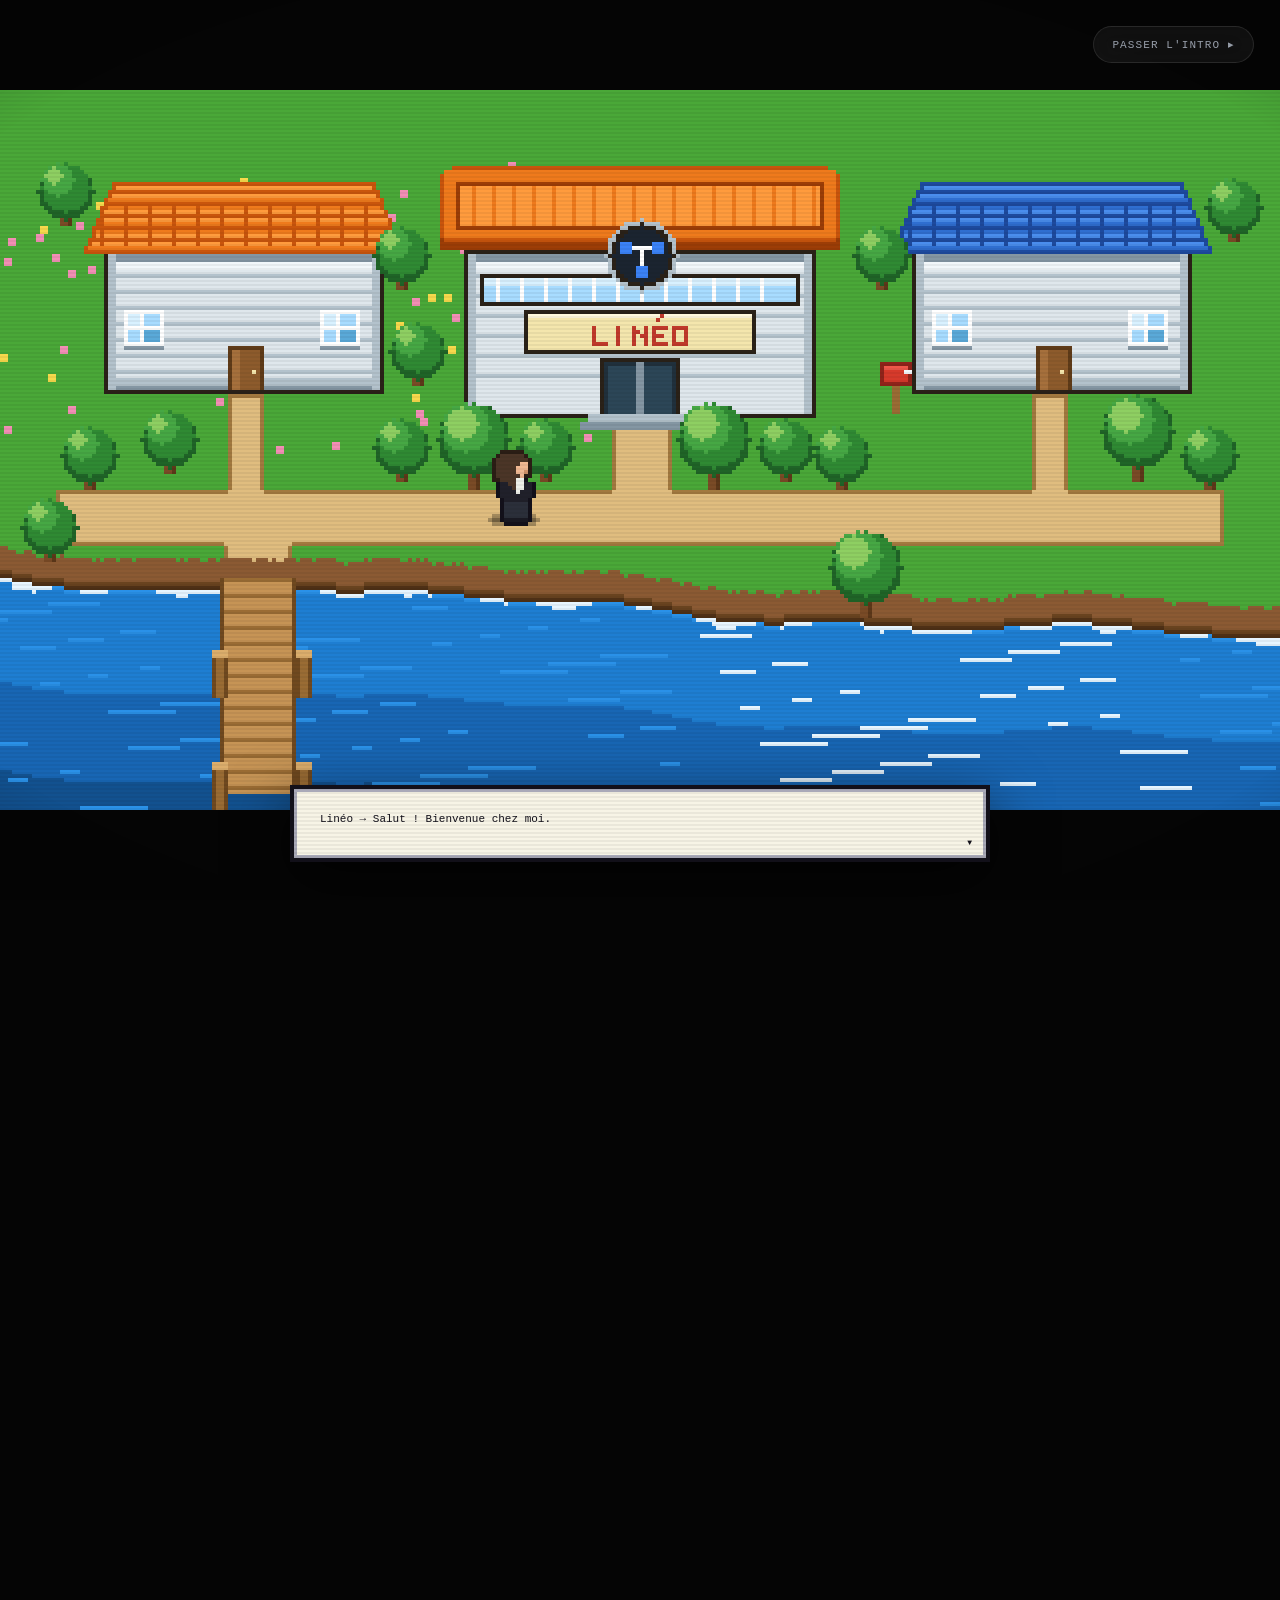
<file: index.html>
<!DOCTYPE html>
<html lang="fr">
<head>
<meta charset="utf-8">
<meta name="viewport" content="width=device-width, initial-scale=1">
<meta http-equiv="Content-Security-Policy" content="default-src 'none'; script-src 'self'; style-src 'self' 'unsafe-inline' https://fonts.googleapis.com; font-src https://fonts.gstatic.com; img-src 'self'; frame-src 'self'; connect-src 'none'; manifest-src 'self'; base-uri 'none'; form-action 'none'; object-src 'none'; upgrade-insecure-requests">
<title>Linéo Biribin · Ingénieur</title>
<meta name="description" content="Automatisation et IA appliquée, en low-code. Une centaine de workflows n8n en production : paie, DSN, DPAE, facturation, contrats, conformité. 51 workflows open source, 14 serveurs MCP.">
<meta name="author" content="Linéo Biribin">
<meta property="og:title" content="Linéo Biribin · Ingénieur automatisation &amp; agents IA">
<meta property="og:description" content="Je remplace chaque processus manuel par un flux auditable. n8n auto-hébergé, MCP, agents IA.">
<meta property="og:type" content="website">
<meta name="theme-color" content="#050505">
<link rel="icon" href="favicon.ico?v=2" sizes="32x32">
<link rel="icon" href="assets/favicon.svg?v=2" type="image/svg+xml">
<link rel="apple-touch-icon" href="assets/apple-touch-icon.png?v=2">
<link rel="canonical" href="https://biribin.github.io/">
<link rel="alternate" type="text/markdown" href="index.md" title="Version Markdown pour les assistants IA">
<link rel="sitemap" type="application/xml" href="sitemap.xml">
<link rel="preconnect" href="https://fonts.googleapis.com">
<link rel="preconnect" href="https://fonts.gstatic.com" crossorigin>
<link href="https://fonts.googleapis.com/css2?family=Space+Grotesk:wght@500;700&family=Inter:wght@300;400&family=Press+Start+2P&display=swap" rel="stylesheet">
<script src="assets/boot.js"></script>
<script src="assets/intro.js" defer></script>
<style>
/* ============================================================
   DESIGN SYSTEM
   ============================================================ */
:root{
  --bg:#050505;
  --bg-2:#0a0a0a;
  --fg:#ffffff;
  --muted:#9CA3AF;
  --dim:#7C8695;              /* 5,5:1 sur #050505 — WCAG AA sur du 12px */
  --blue:#3B82F6;
  --blue-cta:#2563EB;
  --purple:#9333EA;
  --green:#22C55E;
  --pink:#EC4899;

  --glass:rgba(255,255,255,.05);
  --glass-line:rgba(255,255,255,.10);
  --glass-line-hi:rgba(255,255,255,.22);

  --ease:cubic-bezier(.4,0,.2,1);
  --gut:64px;              /* premium gutter — never 12px */
  --gut-s:32px;

  --f-head:'Space Grotesk','Segoe UI',system-ui,sans-serif;
  --f-body:'Inter','Segoe UI',system-ui,sans-serif;
  --f-pixel:'Press Start 2P','Courier New',monospace;
  --f-mono:ui-monospace,SFMono-Regular,'Cascadia Mono','Courier New',monospace;
}

*,*::before,*::after{box-sizing:border-box}
html{scroll-behavior:smooth;scroll-padding-top:96px;-webkit-text-size-adjust:100%}
body{
  margin:0;background:var(--bg);color:var(--fg);
  font-family:var(--f-body);font-weight:300;font-size:16px;line-height:1.65;
  -webkit-font-smoothing:antialiased;overflow-x:hidden;
}
img{max-width:100%;display:block}
a{color:inherit;text-decoration:none}
ul{margin:0;padding:0;list-style:none}
h1,h2,h3,h4{font-family:var(--f-head);font-weight:700;letter-spacing:-.03em;margin:0}
p{margin:0}
::selection{background:var(--purple);color:#fff}
:focus-visible{outline:2px solid var(--blue);outline-offset:4px;border-radius:4px}

/* CRT scanlines ------------------------------------------------ */
.scanlines{
  position:fixed;inset:0;z-index:130;pointer-events:none;
  background:repeating-linear-gradient(
    to bottom,
    rgba(0,0,0,.5) 0px, rgba(0,0,0,.5) 2px,
    rgba(255,255,255,0) 2px, rgba(255,255,255,0) 4px
  );
  opacity:.28;mix-blend-mode:multiply;
}
.vignette{
  position:fixed;inset:0;z-index:89;pointer-events:none;
  background:radial-gradient(120% 90% at 50% 0%,transparent 58%,rgba(0,0,0,.38) 100%);
}

/* Iris wipe (page transition) ---------------------------------- */
.iris{
  position:fixed;inset:0;z-index:100;background:var(--bg);
  clip-path:circle(150% at 50% 50%);
  transition:clip-path .9s var(--ease);
  display:grid;place-items:center;
}
.iris.open{clip-path:circle(0% at 50% 50%)}
.iris[data-done]{display:none}
.iris__mark{
  font-family:var(--f-pixel);font-size:11px;color:var(--green);
  letter-spacing:.08em;opacity:.9;animation:blink 1.1s steps(2) infinite;
}
@keyframes blink{50%{opacity:.15}}

/* Layout ------------------------------------------------------- */
.wrap{max-width:1280px;margin:0 auto;padding:0 var(--gut)}
section{position:relative}
.sec{padding:calc(var(--gut) * 2.2) 0}
.sec-head{display:flex;align-items:flex-end;justify-content:space-between;gap:var(--gut-s);margin-bottom:var(--gut)}
.eyebrow{
  font-family:var(--f-pixel);font-size:10px;line-height:1.8;font-weight:400;color:var(--muted);
  text-transform:uppercase;letter-spacing:.06em;
  display:inline-flex;align-items:center;gap:12px;
}
.eyebrow::before{content:"";width:8px;height:8px;background:currentColor;flex:none}
.sec-title{font-size:clamp(2rem,4.2vw,3.25rem);line-height:1.02}
.sec-note{font-size:14px;color:var(--muted);max-width:34ch}
.grad{background:linear-gradient(100deg,var(--blue),var(--purple));-webkit-background-clip:text;background-clip:text;color:transparent}

/* Glow blobs --------------------------------------------------- */
.glow{position:absolute;border-radius:999px;filter:blur(120px);pointer-events:none;z-index:0}
.glow--blue{background:rgba(59,130,246,.22)}
.glow--purple{background:rgba(147,51,234,.20)}
.glow--green{background:rgba(34,197,94,.14)}

/* ============================================================
   NAVIGATION
   ============================================================ */
.nav{
  position:fixed;top:0;left:0;right:0;height:80px;z-index:80;
  background:rgba(5,5,5,.8);backdrop-filter:blur(12px);-webkit-backdrop-filter:blur(12px);
  border-bottom:1px solid transparent;transition:border-color .4s var(--ease),background .4s var(--ease);
}
.nav.is-stuck{border-bottom-color:var(--glass-line)}
.nav__in{max-width:1280px;margin:0 auto;padding:0 var(--gut);height:100%;display:flex;align-items:center;gap:var(--gut-s)}
.logo{font-family:var(--f-head);font-weight:700;font-size:16px;letter-spacing:-.02em;display:inline-flex;align-items:center;gap:9px;white-space:nowrap}
.logo__dot{width:9px;height:9px;border-radius:999px;background:var(--green);box-shadow:0 0 14px var(--green)}
.nav__links{margin-left:auto;display:flex;align-items:center;gap:36px}
.nav__links a{font-size:14px;text-transform:uppercase;letter-spacing:.09em;color:var(--muted);transition:color .3s var(--ease)}
.nav__links a:hover{color:var(--fg)}
.btn{
  display:inline-flex;align-items:center;justify-content:center;gap:10px;
  font-family:var(--f-head);font-weight:700;font-size:14px;letter-spacing:-.01em;
  border-radius:999px;padding:13px 26px;border:1px solid transparent;cursor:pointer;
  transition:transform .35s var(--ease),background .35s var(--ease),border-color .35s var(--ease),color .35s var(--ease),box-shadow .35s var(--ease);
  white-space:nowrap;
}
.btn--solid{background:#fff;color:#050505}
.btn--solid:hover{transform:translateY(-2px);box-shadow:0 12px 40px rgba(255,255,255,.18)}
.btn--ghost{border-color:rgba(255,255,255,.2);color:#fff}
.btn--ghost:hover{border-color:#fff;background:rgba(255,255,255,.06);transform:translateY(-2px)}
.btn--cta{background:var(--blue-cta);color:#fff;box-shadow:0 18px 60px rgba(30,58,138,.5)}
.btn--cta:hover{transform:translateY(-3px);box-shadow:0 26px 80px rgba(30,58,138,.7)}
.btn--lg{font-size:17px;padding:22px 44px}
.nav__cta{margin-left:8px}
.nav__burger{
  display:none;margin-left:auto;width:44px;height:44px;border-radius:12px;
  background:var(--glass);border:1px solid var(--glass-line);color:#fff;cursor:pointer;
}
.nav__burger span{display:block;width:18px;height:1.5px;background:#fff;margin:4px auto;transition:transform .3s var(--ease),opacity .3s var(--ease)}
.nav.is-open .nav__burger span:nth-child(1){transform:translateY(5.5px) rotate(45deg)}
.nav.is-open .nav__burger span:nth-child(2){opacity:0}
.nav.is-open .nav__burger span:nth-child(3){transform:translateY(-5.5px) rotate(-45deg)}

/* ============================================================
   HERO
   ============================================================ */
.hero{min-height:100vh;display:grid;place-items:center;text-align:center;padding:140px 0 var(--gut);overflow:hidden}
.hero .glow--blue{width:560px;height:560px;top:-140px;left:-120px}
.hero .glow--purple{width:620px;height:620px;bottom:-220px;right:-140px}
/* halo bleu au centre : le hero « reçoit » le bloom de l'iris qui s'ouvre depuis l'intro */
.hero::before{
  content:"";position:absolute;top:-6%;left:50%;transform:translateX(-50%);
  width:min(900px,120vw);height:520px;border-radius:999px;pointer-events:none;z-index:0;
  background:radial-gradient(closest-side,rgba(59,130,246,.16),rgba(59,130,246,0) 72%);
}
.hero__in{position:relative;z-index:1;width:100%}
.tag{
  display:inline-flex;align-items:center;gap:12px;
  font-family:var(--f-pixel);font-size:9px;line-height:1;letter-spacing:.04em;
  padding:12px 18px;border-radius:999px;
  background:var(--glass);border:1px solid var(--glass-line);
  backdrop-filter:blur(12px);-webkit-backdrop-filter:blur(12px);color:#e5e7eb;
}
.tag__dot{width:8px;height:8px;border-radius:999px;background:var(--green);box-shadow:0 0 12px var(--green);animation:pulse 2s var(--ease) infinite}
@keyframes pulse{0%,100%{opacity:1;transform:scale(1)}50%{opacity:.35;transform:scale(.75)}}
.hero h1{
  font-size:clamp(2.75rem,8.4vw,6rem);line-height:.95;letter-spacing:-.045em;
  margin:36px auto 0;max-width:16ch;
}
.hero__sub{max-width:640px;margin:32px auto 0;color:var(--muted);font-size:clamp(1rem,1.3vw,1.125rem)}
.hero__btns{display:flex;flex-wrap:wrap;gap:16px;justify-content:center;margin-top:44px}
.hero__meta{margin-top:32px;font-family:var(--f-mono);font-size:12px;color:var(--dim);letter-spacing:.04em}

/* Stats */
.stats{display:grid;grid-template-columns:repeat(4,1fr);gap:var(--gut-s);margin-top:calc(var(--gut) * 1.4);text-align:left}
.stat{padding:26px 28px;border-radius:16px;background:var(--glass);border:1px solid var(--glass-line);backdrop-filter:blur(12px);-webkit-backdrop-filter:blur(12px);transition:border-color .4s var(--ease),transform .4s var(--ease)}
.stat:hover{border-color:var(--glass-line-hi);transform:translateY(-4px)}
.stat__n{font-family:var(--f-head);font-weight:700;font-size:clamp(1.75rem,3vw,2.5rem);line-height:1;letter-spacing:-.04em}
.stat__l{margin-top:12px;font-size:13px;color:var(--muted);line-height:1.5}
.stat:nth-child(1) .stat__n{color:var(--blue)}
.stat:nth-child(2) .stat__n{color:var(--green)}
.stat:nth-child(3) .stat__n{color:var(--purple)}
.stat:nth-child(4) .stat__n{color:var(--pink)}

/* ============================================================
   MARQUEE
   ============================================================ */
.marquee{
  background:var(--bg-2);border-top:1px solid var(--glass-line);border-bottom:1px solid var(--glass-line);
  overflow:hidden;display:flex;align-items:center;height:clamp(80px,11vw,120px);
}
.marquee__track{display:flex;white-space:nowrap;animation:marquee 20s linear infinite;will-change:transform}
.marquee__track>span{
  font-family:var(--f-head);font-weight:700;font-size:clamp(2.25rem,5vw,3.75rem);
  letter-spacing:-.03em;padding-right:.4em;
  background:linear-gradient(90deg,#1f2937,#4b5563);
  -webkit-background-clip:text;background-clip:text;color:transparent;
}
@keyframes marquee{from{transform:translateX(0)}to{transform:translateX(-100%)}}
.marquee:hover .marquee__track{animation-play-state:paused}

/* ============================================================
   DÉMO — SHOWCASE (le workflow dans lequel on vient de plonger)
   ============================================================ */
.demo{overflow:hidden}
.demo__glow{width:620px;height:620px;top:-120px;left:50%;margin-left:-310px}
.demo__frame{
  position:relative;border-radius:18px;overflow:hidden;
  border:1px solid var(--glass-line);background:#050505;
  box-shadow:0 40px 120px rgba(59,130,246,.12),0 24px 70px rgba(0,0,0,.6);
}
.demo__frame::after{ /* liseré interne subtil, effet écran */
  content:"";position:absolute;inset:0;border-radius:18px;pointer-events:none;
  box-shadow:inset 0 0 0 1px rgba(255,255,255,.06);
}
.demo__bar{
  display:flex;align-items:center;gap:9px;height:46px;padding:0 20px;
  background:var(--bg-2);border-bottom:1px solid var(--glass-line);
}
.demo__bar i{width:11px;height:11px;border-radius:999px;background:#2b2c33;flex:none}
.demo__bar span{margin-left:14px;font-family:var(--f-mono);font-size:12px;letter-spacing:.05em;color:var(--dim)}
.demo__screen{position:relative;width:100%;aspect-ratio:16/9;background:#050505}
.demo__screen iframe{position:absolute;inset:0;width:100%;height:100%;border:0;display:block}

/* ============================================================
   PROJECT GRID
   ============================================================ */
.grid-proj{display:grid;grid-template-columns:1fr 1fr;gap:var(--gut)}
.grid-proj>*:nth-child(even){margin-top:var(--gut)}
.card{display:block;position:relative;isolation:isolate}
.card__media{
  position:relative;aspect-ratio:4/3;border-radius:16px;overflow:hidden;
  border:1px solid var(--glass-line);background:#0b0b0f;
}
.card__art{
  position:absolute;inset:0;transition:transform .7s var(--ease);
  background-size:cover;background-position:center;
}
.card:hover .card__art{transform:scale(1.05)}
.card__art::after{ /* mix-blend colour depth */
  content:"";position:absolute;inset:0;
  background:linear-gradient(150deg,rgba(59,130,246,.55),rgba(5,5,5,.9) 70%);
  mix-blend-mode:hard-light;
}
.card--p .card__art::after{background:linear-gradient(150deg,rgba(147,51,234,.55),rgba(5,5,5,.9) 70%)}
.card--g .card__art::after{background:linear-gradient(150deg,rgba(34,197,94,.5),rgba(5,5,5,.9) 70%)}
.card--k .card__art::after{background:linear-gradient(150deg,rgba(236,72,153,.5),rgba(5,5,5,.9) 70%)}
.card__glyph{
  position:absolute;inset:0;display:grid;place-items:center;z-index:1;
  font-family:var(--f-head);font-weight:700;font-size:clamp(3rem,7vw,5.5rem);
  letter-spacing:-.06em;color:rgba(255,255,255,.1);
}
.card__idx{
  position:absolute;top:20px;left:22px;z-index:2;
  font-family:var(--f-pixel);font-size:10px;color:rgba(255,255,255,.55);
}
.card__flag{
  position:absolute;top:18px;right:20px;z-index:2;
  font-family:var(--f-mono);font-size:11px;letter-spacing:.06em;
  padding:6px 12px;border-radius:999px;
  background:rgba(5,5,5,.6);border:1px solid var(--glass-line);color:#d1d5db;
  backdrop-filter:blur(12px);-webkit-backdrop-filter:blur(12px);
}
.card__over{
  position:absolute;inset:0;z-index:3;display:grid;place-items:center;gap:18px;align-content:center;
  background:rgba(0,0,0,.6);opacity:0;transition:opacity .5s var(--ease);
}
.card:hover .card__over,.card:focus-visible .card__over{opacity:1}
.card__circle{
  width:64px;height:64px;border-radius:999px;background:#fff;color:#050505;
  display:grid;place-items:center;transform:translateY(10px);transition:transform .5s var(--ease);
}
.card:hover .card__circle{transform:translateY(0)}
.card__over span{font-family:var(--f-pixel);font-size:9px;color:#fff;letter-spacing:.05em}
.card__body{padding:28px 4px 0}
.card__title{font-size:clamp(1.25rem,1.9vw,1.5rem);line-height:1.2}
.card__desc{margin-top:12px;color:var(--muted);font-size:15px;max-width:46ch}
.tags{display:flex;flex-wrap:wrap;gap:8px;margin-top:20px}
.tags li{
  font-family:var(--f-mono);font-size:11px;letter-spacing:.04em;color:#d1d5db;
  padding:6px 12px;border-radius:999px;background:var(--glass);border:1px solid var(--glass-line);
}

/* ============================================================
   EXPERIENCE
   ============================================================ */
.xp{display:grid;gap:var(--gut-s)}
.xp__item{
  padding:40px;border-radius:16px;background:var(--glass);border:1px solid var(--glass-line);
  backdrop-filter:blur(12px);-webkit-backdrop-filter:blur(12px);
  transition:border-color .4s var(--ease),transform .4s var(--ease);
}
.xp__item:hover{border-color:var(--glass-line-hi);transform:translateY(-3px)}
.xp__top{display:flex;flex-wrap:wrap;align-items:baseline;justify-content:space-between;gap:16px}
.xp__role{font-size:clamp(1.15rem,2.1vw,1.6rem);line-height:1.2}
.xp__org{margin-top:8px;font-size:15px;color:var(--muted)}
.xp__when{font-family:var(--f-mono);font-size:12px;letter-spacing:.06em;color:var(--dim);white-space:nowrap}
.xp__list{margin-top:26px;display:grid;gap:14px}
.xp__list li{position:relative;padding-left:26px;font-size:15px;color:#d1d5db}
.xp__list li::before{
  content:"";position:absolute;left:0;top:9px;width:9px;height:9px;
  background:var(--blue);
}
.xp__item--alt .xp__list li::before{background:var(--purple)}
.xp__item--alt2 .xp__list li::before{background:var(--green)}
.xp__grid2{display:grid;grid-template-columns:1fr 1fr;gap:var(--gut-s)}

/* ============================================================
   ABOUT + SERVICES
   ============================================================ */
.about{display:grid;grid-template-columns:1fr 2fr;gap:var(--gut);align-items:start}
.portrait{
  aspect-ratio:1/1;border-radius:16px;overflow:hidden;position:relative;
  border:1px solid var(--glass-line);
  background:
    radial-gradient(120% 120% at 20% 10%,#2b2b2b,#0a0a0a 70%);
  filter:grayscale(1);transition:filter .6s var(--ease)
}
.portrait:hover{filter:grayscale(.35)}
.portrait__img{position:absolute;inset:0;width:100%;height:100%;object-fit:cover}
.portrait__fallback{
  position:absolute;inset:0;display:grid;place-items:center;
  font-family:var(--f-head);font-weight:700;font-size:clamp(3rem,6vw,5rem);
  letter-spacing:-.06em;color:rgba(255,255,255,.14);
  background-image:linear-gradient(rgba(255,255,255,.05) 1px,transparent 1px),linear-gradient(90deg,rgba(255,255,255,.05) 1px,transparent 1px);
  background-size:32px 32px;
}
.about__lead{font-size:20px;font-weight:300;line-height:1.55;color:#e5e7eb}
.about__lead strong{font-weight:400;color:#fff}
.about__p{margin-top:24px;color:var(--muted);font-size:16px;max-width:62ch}
.svc{display:grid;grid-template-columns:1fr 1fr;gap:var(--gut-s);margin-top:var(--gut)}
.svc__card{
  padding:32px;border-radius:16px;background:var(--glass);border:1px solid var(--glass-line);
  backdrop-filter:blur(12px);-webkit-backdrop-filter:blur(12px);
  transition:border-color .4s var(--ease),transform .4s var(--ease);
}
.svc__card:hover{border-color:var(--glass-line-hi);transform:translateY(-4px)}
.svc__ico{width:44px;height:44px;display:grid;place-items:center;border-radius:12px;background:rgba(255,255,255,.04);border:1px solid var(--glass-line)}
.svc__card h3{margin-top:22px;font-size:1.15rem}
.svc__card p{margin-top:12px;font-size:14px;color:var(--muted)}
.i-blue{color:var(--blue)}.i-purple{color:var(--purple)}.i-green{color:var(--green)}.i-pink{color:var(--pink)}

/* Skills columns */
.skills{display:grid;grid-template-columns:repeat(3,1fr);gap:var(--gut-s)}
.skills__col h3{font-size:14px;text-transform:uppercase;letter-spacing:.1em;color:var(--muted);font-weight:500}
.skills__col .tags{margin-top:20px}
.langs{display:flex;flex-wrap:wrap;gap:var(--gut-s);margin-top:var(--gut);font-size:15px;color:var(--muted)}
.langs b{font-family:var(--f-head);color:#fff;font-weight:700}

/* ============================================================
   CONTACT + FOOTER
   ============================================================ */
.contact{text-align:center;padding:calc(var(--gut) * 2.4) 0;overflow:hidden}
.contact .glow--purple{width:640px;height:640px;left:50%;transform:translateX(-50%);bottom:-320px}
.contact .glow--green{width:360px;height:360px;top:-60px;left:8%}
.contact__in{position:relative;z-index:1}
.contact h2{font-size:clamp(2.5rem,7.5vw,4.5rem);line-height:.98;letter-spacing:-.045em;max-width:20ch;margin:24px auto 0}
.contact__p{max-width:640px;margin:28px auto 0;color:var(--muted)}
.contact__btns{display:flex;flex-wrap:wrap;gap:18px;justify-content:center;margin-top:48px}
.contact__alt{
  display:flex;flex-wrap:wrap;gap:10px 18px;justify-content:center;align-items:center;
  margin-top:22px;font-family:var(--f-mono);font-size:12px;letter-spacing:.04em;color:var(--dim);
}
.contact__alt a{display:inline-flex;align-items:center;gap:7px;color:var(--muted);border-bottom:1px solid rgba(255,255,255,.12);padding-bottom:2px;transition:color .3s var(--ease),border-color .3s var(--ease)}
.contact__alt a:hover{color:#fff;border-color:#fff}
.contact__links{display:flex;flex-wrap:wrap;gap:28px;justify-content:center;margin-top:44px;font-family:var(--f-mono);font-size:13px;color:var(--muted)}
.contact__links a{border-bottom:1px solid rgba(255,255,255,.15);padding-bottom:3px;transition:color .3s var(--ease),border-color .3s var(--ease)}
.contact__links a:hover{color:#fff;border-color:#fff}
.footer{border-top:1px solid var(--glass-line)}
.footer__in{
  max-width:1280px;margin:0 auto;padding:0 var(--gut);min-height:32px;
  display:flex;align-items:center;justify-content:space-between;gap:var(--gut-s);
  font-family:var(--f-mono);font-size:12px;color:var(--dim);
  padding-top:28px;padding-bottom:28px;
}
.footer__in a{border-bottom:1px solid rgba(255,255,255,.15);padding-bottom:2px;transition:color .3s var(--ease),border-color .3s var(--ease)}
.footer__in a:hover{color:#fff;border-color:#fff}

/* ============================================================
   REVEAL ANIMATION
   ============================================================ */
.rv{opacity:0;transform:translateY(28px);transition:opacity .8s var(--ease),transform .8s var(--ease)}
.rv.in{opacity:1;transform:none}

/* ============================================================
   INTRO PIXEL-ART
   ============================================================ */
/* Sans JS : ni voile noir, ni contenu masqué en attente d'IntersectionObserver. */
html:not(.js) .iris,html:not(.js) .intro,html:not(.js) .buddy{display:none !important}
html:not(.js) .rv{opacity:1 !important;transform:none !important}
html.intro-lock,html.intro-lock body{overflow:hidden;height:100%}
.intro{
  position:fixed;inset:0;z-index:110;background:#050505;
  display:none;place-items:center;overflow:hidden;
  transition:opacity .55s var(--ease);
}
.intro.on{display:grid}
/* pendant l'intro, l'habillage CRT du site s'efface : la scène a le sien */
.intro.on ~ .scanlines{opacity:.1}
.intro.on ~ .vignette{opacity:0}
.intro.out{opacity:0;pointer-events:none}
.intro::before{
  content:"";position:absolute;inset:0;z-index:2;pointer-events:none;
  background:radial-gradient(125% 105% at 50% 50%,transparent 52%,rgba(0,0,0,.88) 100%);
}
/* Raccord de fin d'intro : une fois entré dans l'écran, fondu sombre net vers le
   noir du site (pas de cercle) — l'iris « LOADING » prend ensuite le relais. */
.intro::after{
  content:"";position:absolute;inset:0;z-index:3;pointer-events:none;opacity:var(--flash,0);
  background:#04070d;
}
#intro-canvas{image-rendering:pixelated;display:block;cursor:pointer;will-change:transform}
.intro__skip{
  position:absolute;top:26px;right:26px;z-index:4;
  font-family:var(--f-mono);font-size:11px;letter-spacing:.1em;color:var(--muted);
  background:var(--glass);border:1px solid var(--glass-line);
  backdrop-filter:blur(12px);-webkit-backdrop-filter:blur(12px);
  border-radius:999px;padding:11px 18px;cursor:pointer;
  transition:color .3s var(--ease),border-color .3s var(--ease);
}
.intro__skip:hover{color:#fff;border-color:#fff}
.intro__box{
  position:absolute;left:50%;bottom:38px;z-index:4;width:min(700px,90vw);
  transform:translateX(-50%) translateY(10px);
  background:#f7f4e6;border:4px solid #12101a;
  box-shadow:inset 0 0 0 3px #a9a9b8,0 20px 60px rgba(0,0,0,.65);
  padding:20px 26px;opacity:0;pointer-events:none;
  transition:opacity .3s var(--ease),transform .3s var(--ease);
}
.intro__box.on{opacity:1;transform:translateX(-50%) translateY(0)}
.intro__box p{font-family:var(--f-pixel);font-size:11px;line-height:1.9;color:#12101a;margin:0;min-height:2.6em}
.intro__box::after{
  content:"▼";position:absolute;right:14px;bottom:9px;
  font-family:var(--f-pixel);font-size:8px;color:#12101a;opacity:0;
}
.intro__box.done::after{opacity:1;animation:blink 1s steps(2) infinite}
/* ============================================================
   LE COMPAGNON SUR LE SITE
   ============================================================ */
.buddy{
  position:fixed;left:0;bottom:14px;z-index:95;width:120px;height:72px;   /* au-dessus de la vignette */
  pointer-events:none;opacity:0;transition:opacity .8s var(--ease);
}
.buddy.on{opacity:1}
.buddy__c{
  width:120px;height:72px;image-rendering:pixelated;display:block;
  pointer-events:auto;cursor:pointer;
  filter:drop-shadow(0 8px 10px rgba(0,0,0,.55));
}
/* l'indicateur d'arrivée : il vient de se poser quelque part */
.buddy__ping{
  position:absolute;left:50%;bottom:100%;margin-bottom:2px;
  transform:translateX(-50%) scale(.5);opacity:0;
  font-family:var(--f-pixel);font-size:10px;line-height:1;color:#f7d94c;
  background:rgba(5,5,5,.8);border:1px solid var(--glass-line);border-radius:7px;
  padding:6px 9px;
  transition:opacity .2s var(--ease),transform .32s cubic-bezier(.2,1.6,.4,1);
}
.buddy__ping.on{opacity:1;transform:translateX(-50%) scale(1);animation:bob 1s var(--ease) infinite}
@keyframes bob{
  0%,100%{transform:translateX(-50%) translateY(0) scale(1)}
  50%{transform:translateX(-50%) translateY(-6px) scale(1)}
}
.buddy__bubble{
  position:absolute;left:50%;bottom:100%;transform:translateX(-50%) translateY(-6px);
  margin-bottom:26px;width:max-content;max-width:min(320px,72vw);
  background:#f7f4e6;color:#12101a;border:3px solid #12101a;
  box-shadow:inset 0 0 0 2px #a9a9b8,0 14px 40px rgba(0,0,0,.55);
  padding:10px 12px;font-family:var(--f-pixel);font-size:8px;line-height:1.9;
  opacity:0;pointer-events:none;transition:opacity .25s var(--ease),transform .25s var(--ease);
}
.buddy.talk .buddy__bubble{opacity:1;transform:translateX(-50%) translateY(-12px)}
/* la bulle s'ancre à gauche ou à droite quand il approche d'un bord */
.buddy__bubble.right{left:auto;right:-8px;transform:translateX(0) translateY(-6px)}
.buddy.talk .buddy__bubble.right{transform:translateX(0) translateY(-12px)}
.buddy__bubble.left{left:-8px;transform:translateX(0) translateY(-6px)}
.buddy.talk .buddy__bubble.left{transform:translateX(0) translateY(-12px)}
/* sur téléphone il reste, mais deux fois plus petit */
@media (max-width:560px){
  .buddy{width:80px;height:48px;bottom:10px}
  .buddy__c{width:80px;height:48px}
  .buddy__bubble{max-width:76vw;padding:9px 10px;font-size:7px;margin-bottom:20px}
  .buddy__ping{font-size:9px;padding:5px 7px}
}
@media (max-width:640px){
  .intro__box{bottom:20px;padding:14px 16px}
  .intro__box p{font-size:9px;line-height:1.8}
  .intro__skip{top:14px;right:14px;padding:9px 14px;font-size:10px}
}

/* ============================================================
   RESPONSIVE
   ============================================================ */
@media (max-width:1080px){
  :root{--gut:40px;--gut-s:24px}
  .stats{grid-template-columns:1fr 1fr}
  .about{grid-template-columns:1fr;gap:var(--gut-s)}
  .portrait{max-width:320px}
  .skills{grid-template-columns:1fr}
}
@media (max-width:860px){
  .nav__links{
    position:fixed;top:80px;left:0;right:0;flex-direction:column;align-items:flex-start;gap:0;
    background:rgba(5,5,5,.96);backdrop-filter:blur(12px);-webkit-backdrop-filter:blur(12px);
    border-bottom:1px solid transparent;margin:0;
    /* visibility retire les liens du parcours de tabulation quand le menu est fermé */
    max-height:0;overflow:hidden;visibility:hidden;
    transition:max-height .45s var(--ease),visibility 0s .45s;
  }
  .nav.is-open .nav__links{
    max-height:calc(100vh - 80px);overflow-y:auto;visibility:visible;
    border-bottom-color:var(--glass-line);
    transition:max-height .45s var(--ease),visibility 0s;
  }
  .nav__links a{padding:20px 40px;width:100%}
  .nav__cta{display:none}
  .nav__burger{display:block}
  .grid-proj{grid-template-columns:1fr;gap:var(--gut-s)}
  .grid-proj>*:nth-child(even){margin-top:0}
  .svc,.xp__grid2{grid-template-columns:1fr}
  .xp__item{padding:28px}
  .footer__in{flex-direction:column;align-items:flex-start;gap:10px}
}
@media (max-width:520px){
  .stats{grid-template-columns:1fr}
  .hero__btns .btn,.contact__btns .btn{width:100%}
  .sec-head{flex-direction:column;align-items:flex-start}
}
/* Impression : fond blanc, encre noire, habillage retiré. */
@media print{
  body{background:#fff;color:#000}
  .scanlines,.vignette,.iris,.intro,.buddy,.glow,.marquee,.nav{display:none !important}
  .rv{opacity:1 !important;transform:none !important}
  .grad{-webkit-text-fill-color:#000;color:#000}
  a{color:#000}
  .stat,.xp__item,.svc__card,.tags li{border-color:#bbb;background:none}
  .sec{padding:24px 0}
}
@media (prefers-reduced-motion:reduce){
  html{scroll-behavior:auto}
  .marquee__track{animation:none}
  .tag__dot,.iris__mark{animation:none}
  .rv{opacity:1;transform:none;transition:none}
  .iris{transition:none}
  *{transition-duration:.01ms !important}
}
</style>
</head>
<body>

<!-- Intro pixel-art : le personnage remonte le ponton et entre dans le bâtiment -->
<div class="intro" id="intro" role="dialog" aria-label="Introduction animée en pixel art">
  <canvas id="intro-canvas" width="320" height="180" aria-hidden="true"></canvas>
  <button class="intro__skip" id="intro-skip" type="button">PASSER L'INTRO ▸</button>
  <div class="intro__box" id="intro-box"><p id="intro-text" aria-live="polite"></p></div>
</div>

<!-- Iris wipe transition -->
<div class="iris" id="iris" aria-hidden="true"><span class="iris__mark">LB / LOADING</span></div>
<div class="scanlines" aria-hidden="true"></div>
<div class="vignette" aria-hidden="true"></div>

<!-- ============================ NAV ============================ -->
<header class="nav" id="nav">
  <div class="nav__in">
    <a class="logo" href="#top" aria-label="Linéo Biribin, accueil">
      <span class="logo__dot" aria-hidden="true"></span>Linéo&nbsp;Biribin
    </a>
    <button class="nav__burger" id="burger" type="button" aria-label="Ouvrir le menu" aria-expanded="false" aria-controls="navlinks">
      <span></span><span></span><span></span>
    </button>
    <nav class="nav__links" id="navlinks" aria-label="Navigation principale">
      <a href="#demo">Démo</a>
      <a href="#projets">Projets</a>
      <a href="#parcours">Parcours</a>
      <a href="#profil">Profil</a>
      <a href="#competences">Compétences</a>
      <a class="btn btn--solid nav__cta" href="#contact">Me contacter</a>
    </nav>
  </div>
</header>

<main id="top">

<!-- ============================ HERO ============================ -->
<section class="hero">
  <div class="glow glow--blue" aria-hidden="true"></div>
  <div class="glow glow--purple" aria-hidden="true"></div>
  <div class="wrap hero__in">
    <span class="tag"><span class="tag__dot" aria-hidden="true"></span>EN POSTE · PRÉAVIS 1 MOIS</span>

    <h1>Je remplace chaque processus manuel par un flux <span class="grad">auditable</span>.</h1>

    <p class="hero__sub">
      Ingénieur automatisation et agents IA. Je construis des chaînes métier de bout en bout sur
      n8n auto-hébergé, avec une couche IA branchée dessus : paie, DSN, DPAE, facturation, contrats,
      conformité et veille réglementaire, pour un groupe d'intérim aéroportuaire de 900 intérimaires.
    </p>

    <div class="hero__btns">
      <a class="btn btn--solid" href="#projets">Voir mes projets</a>
      <a class="btn btn--ghost" href="assets/BIRIBIN-Lineo-cv.pdf" download>
        <svg width="17" height="17" viewBox="0 0 24 24" fill="none" stroke="currentColor" stroke-width="2" stroke-linecap="round" stroke-linejoin="round" aria-hidden="true"><path d="M12 3v12"/><path d="m7 11 5 5 5-5"/><path d="M5 21h14"/></svg>
        Télécharger le CV
      </a>
    </div>

    <p class="hero__meta">NOGENT-SUR-MARNE (94) · FRANCE ENTIÈRE · REMOTE OU PRÉSENTIEL · TOUT TYPE DE CONTRAT</p>

    <div class="stats rv">
      <div class="stat">
        <div class="stat__n">~100</div>
        <div class="stat__l">workflows n8n en production, auto-hébergés</div>
      </div>
      <div class="stat">
        <div class="stat__n">51</div>
        <div class="stat__l">workflows partagés en open source, licence MIT</div>
      </div>
      <div class="stat">
        <div class="stat__n">14</div>
        <div class="stat__l">serveurs MCP exposant le SI RH à un assistant IA</div>
      </div>
      <div class="stat">
        <div class="stat__n">&lt; 1 %</div>
        <div class="stat__l">d'écart sur bulletin de référence, moteur de paie interne</div>
      </div>
    </div>
  </div>
</section>

<!-- ============================ DÉMO ============================ -->
<section class="sec demo" id="demo">
  <div class="glow glow--blue demo__glow" aria-hidden="true"></div>
  <div class="wrap">
    <div class="sec-head rv">
      <div>
        <span class="eyebrow">DÉMO ANIMÉE</span>
        <h2 class="sec-title">Un workflow, <span class="grad">de bout en bout</span>.</h2>
      </div>
      <p class="sec-note">Le principe d'un flux MCP, illustré : une demande arrive, l'agent enchaîne les actions, produit les livrables et notifie le client.</p>
    </div>

    <div class="demo__frame rv">
      <div class="demo__bar" aria-hidden="true">
        <i></i><i></i><i></i>
        <span>agent-mcp · exécution</span>
      </div>
      <div class="demo__screen">
        <iframe src="assets/workflow-demo.html" title="Démonstration animée : un workflow MCP qui s'exécute de bout en bout" loading="lazy" scrolling="no"></iframe>
      </div>
    </div>
  </div>
</section>

<!-- ============================ MARQUEE ============================ -->
<div class="marquee" aria-hidden="true">
  <div class="marquee__track">
    <span>n8n&nbsp;· MCP&nbsp;· CLAUDE&nbsp;· PAIE&nbsp;· DSN&nbsp;· GEMINI&nbsp;· POSTGRESQL&nbsp;· DOCKER&nbsp;· NEXT.JS&nbsp;· LÉGIFRANCE&nbsp;· GRAPH&nbsp;API&nbsp;· RAG&nbsp;· OAUTH2&nbsp;· SUPABASE&nbsp;·&nbsp;</span>
    <span>n8n&nbsp;· MCP&nbsp;· CLAUDE&nbsp;· PAIE&nbsp;· DSN&nbsp;· GEMINI&nbsp;· POSTGRESQL&nbsp;· DOCKER&nbsp;· NEXT.JS&nbsp;· LÉGIFRANCE&nbsp;· GRAPH&nbsp;API&nbsp;· RAG&nbsp;· OAUTH2&nbsp;· SUPABASE&nbsp;·&nbsp;</span>
  </div>
  <div class="marquee__track">
    <span>n8n&nbsp;· MCP&nbsp;· CLAUDE&nbsp;· PAIE&nbsp;· DSN&nbsp;· GEMINI&nbsp;· POSTGRESQL&nbsp;· DOCKER&nbsp;· NEXT.JS&nbsp;· LÉGIFRANCE&nbsp;· GRAPH&nbsp;API&nbsp;· RAG&nbsp;· OAUTH2&nbsp;· SUPABASE&nbsp;·&nbsp;</span>
    <span>n8n&nbsp;· MCP&nbsp;· CLAUDE&nbsp;· PAIE&nbsp;· DSN&nbsp;· GEMINI&nbsp;· POSTGRESQL&nbsp;· DOCKER&nbsp;· NEXT.JS&nbsp;· LÉGIFRANCE&nbsp;· GRAPH&nbsp;API&nbsp;· RAG&nbsp;· OAUTH2&nbsp;· SUPABASE&nbsp;·&nbsp;</span>
  </div>
</div>

<!-- ============================ PROJETS ============================ -->
<section class="sec" id="projets">
  <div class="wrap">
    <div class="sec-head rv">
      <div>
        <span class="eyebrow">PROJETS</span>
        <h2 class="sec-title" style="margin-top:22px">Ce qui tourne<br>en production.</h2>
      </div>
      <p class="sec-note">Cadrage, spécification et recette de ma main. Le code est produit par des agents sous ma spécification, puis recetté ligne à ligne.</p>
    </div>

    <div class="grid-proj">

      <!-- 01 -->
      <a class="card rv" href="https://github.com/Biribin/n8n-workflows" target="_blank" rel="noopener">
        <div class="card__media">
          <div class="card__art"></div>
          <div class="card__glyph" aria-hidden="true">n8n</div>
          <span class="card__idx">01</span>
          <span class="card__flag">OPEN SOURCE</span>
          <div class="card__over">
            <div class="card__circle" aria-hidden="true">
              <svg width="22" height="22" viewBox="0 0 24 24" fill="none" stroke="currentColor" stroke-width="2" stroke-linecap="round" stroke-linejoin="round"><path d="M7 17 17 7"/><path d="M7 7h10v10"/></svg>
            </div>
            <span>VOIR LE REPO</span>
          </div>
        </div>
        <div class="card__body">
          <h3 class="card__title">51 workflows n8n en open source</h3>
          <p class="card__desc">Licence MIT : veille sur forum avec scoring par LLM, exploitation de n8n à l'échelle (workflow d'erreur, relance de déploiement, suivi du coût des API), veille réglementaire française, interface web servie par n8n sans JavaScript. Sanitisés par un script qui refuse la publication s'il détecte un secret ou une donnée personnelle.</p>
          <ul class="tags"><li>n8n</li><li>MIT</li><li>LLM scoring</li><li>Légifrance</li><li>BOFiP</li></ul>
        </div>
      </a>

      <!-- 02 -->
      <article class="card card--p rv">
        <div class="card__media">
          <div class="card__art"></div>
          <div class="card__glyph" aria-hidden="true">MCP</div>
          <span class="card__idx">02</span>
          <span class="card__flag">INTERNE</span>
          <div class="card__over">
            <div class="card__circle" aria-hidden="true">
              <svg width="22" height="22" viewBox="0 0 24 24" fill="none" stroke="currentColor" stroke-width="2" stroke-linecap="round" stroke-linejoin="round"><rect x="3" y="11" width="18" height="10" rx="2"/><path d="M7 11V7a5 5 0 0 1 10 0v4"/></svg>
            </div>
            <span>PROJET INTERNE</span>
          </div>
        </div>
        <div class="card__body">
          <h3 class="card__title">Couche MCP sur SI RH</h3>
          <p class="card__desc">14 serveurs MCP sur mesure exposant identité, badges, compétences, indemnités, formations, émargement, planning, CLD et boîtes Outlook à un assistant conversationnel. Cache-first : temps de réponse ramené de 4 s à 200 ms, dégradation automatique vers le scraper live.</p>
          <ul class="tags"><li>MCP</li><li>Claude</li><li>Cache-first</li><li>API REST</li></ul>
        </div>
      </article>

      <!-- 03 -->
      <article class="card card--g rv">
        <div class="card__media">
          <div class="card__art"></div>
          <div class="card__glyph" aria-hidden="true">PAIE</div>
          <span class="card__idx">03</span>
          <span class="card__flag">INTERNE</span>
          <div class="card__over">
            <div class="card__circle" aria-hidden="true">
              <svg width="22" height="22" viewBox="0 0 24 24" fill="none" stroke="currentColor" stroke-width="2" stroke-linecap="round" stroke-linejoin="round"><rect x="4" y="3" width="16" height="18" rx="2"/><path d="M8 7h8M8 11h8M8 15h4"/></svg>
            </div>
            <span>PROJET INTERNE</span>
          </div>
        </div>
        <div class="card__body">
          <h3 class="card__title">Moteur de paie interne</h3>
          <p class="card__desc">Remplace une chaîne propriétaire (Tempo7 / Banco7 / Citrix), calibré à moins de 1 % d'écart sur bulletin de référence. Ma part : reverse-engineering des assiettes CSG déductible et non déductible, CRDS, URSSAF, FNAL, AGIRC-ARRCO (T1/T2, CEG, APEC), mutuelle et prévoyance avec seuil à 414 h cumulées, puis la recette ligne à ligne.</p>
          <ul class="tags"><li>Paie</li><li>URSSAF</li><li>AGIRC-ARRCO</li><li>Recette</li></ul>
        </div>
      </article>

      <!-- 04 -->
      <article class="card rv">
        <div class="card__media">
          <div class="card__art"></div>
          <div class="card__glyph" aria-hidden="true">DSN</div>
          <span class="card__idx">04</span>
          <span class="card__flag">12 TÂCHES / PROD</span>
          <div class="card__over">
            <div class="card__circle" aria-hidden="true">
              <svg width="22" height="22" viewBox="0 0 24 24" fill="none" stroke="currentColor" stroke-width="2" stroke-linecap="round" stroke-linejoin="round"><path d="M12 3v13"/><path d="m7 12 5 5 5-5"/><path d="M5 21h14"/></svg>
            </div>
            <span>PROJET INTERNE</span>
          </div>
        </div>
        <div class="card__body">
          <h3 class="card__title">Déclaratif social automatisé</h3>
          <p class="card__desc">DSN de bout en bout : détection et dépôt des signaux (FCTU, arrêt, reprise, amorçage, néant), relève des retours AEE/CCO, PAS mensuel depuis le CRM déclarant, réconciliation des CRM organismes. DPAE via l'API URSSAF avec un worker toutes les 15 minutes.</p>
          <ul class="tags"><li>DSN</li><li>DPAE</li><li>API URSSAF</li><li>PAS</li></ul>
        </div>
      </article>

      <!-- 05 -->
      <article class="card card--p rv">
        <div class="card__media">
          <div class="card__art"></div>
          <div class="card__glyph" aria-hidden="true">LEGI</div>
          <span class="card__idx">05</span>
          <span class="card__flag">RAG</span>
          <div class="card__over">
            <div class="card__circle" aria-hidden="true">
              <svg width="22" height="22" viewBox="0 0 24 24" fill="none" stroke="currentColor" stroke-width="2" stroke-linecap="round" stroke-linejoin="round"><path d="M12 3v18"/><path d="M3 7h18"/><path d="m6 7-3 7h6z"/><path d="m18 7-3 7h6z"/></svg>
            </div>
            <span>PROJET INTERNE</span>
          </div>
        </div>
        <div class="card__body">
          <h3 class="card__title">Agent juridique sur Légifrance</h3>
          <p class="card__desc">Client OAuth2 PISTE, ingestion du code du travail, des conventions collectives, des accords de branche intérim et de la jurisprudence en base vectorielle. Interrogation en langage naturel comme outil d'aide à la décision RH, veille réglementaire automatisée avec export.</p>
          <ul class="tags"><li>OAuth2 PISTE</li><li>RAG</li><li>Pinecone</li><li>Veille</li></ul>
        </div>
      </article>

      <!-- 06 -->
      <article class="card card--k rv">
        <div class="card__media">
          <div class="card__art"></div>
          <div class="card__glyph" aria-hidden="true">NEXT</div>
          <span class="card__idx">06</span>
          <span class="card__flag">MULTI-TENANT</span>
          <div class="card__over">
            <div class="card__circle" aria-hidden="true">
              <svg width="22" height="22" viewBox="0 0 24 24" fill="none" stroke="currentColor" stroke-width="2" stroke-linecap="round" stroke-linejoin="round"><rect x="3" y="4" width="18" height="16" rx="2"/><path d="M3 9h18M9 20V9"/></svg>
            </div>
            <span>PROJET INTERNE</span>
          </div>
        </div>
        <div class="card__body">
          <h3 class="card__title">Webapp métier Next.js</h3>
          <p class="card__desc">Multi-tenant, authentification par mot de passe et 2FA TOTP, ingestion de l'ERP RH, arbitrage des pointages en interface et journal d'audit. Réconciliation triple source : planning prévisionnel × pointage badgeuse × relevé client, avec traçabilité vers le courriel d'origine.</p>
          <ul class="tags"><li>Next.js</li><li>2FA TOTP</li><li>PostgreSQL</li><li>Audit</li></ul>
        </div>
      </article>

      <!-- 07 -->
      <a class="card card--g rv" href="https://biribin.github.io/ldp-coach-gallery" target="_blank" rel="noopener">
        <div class="card__media">
          <div class="card__art"></div>
          <div class="card__glyph" aria-hidden="true">25×</div>
          <span class="card__idx">07</span>
          <span class="card__flag">EN LIGNE</span>
          <div class="card__over">
            <div class="card__circle" aria-hidden="true">
              <svg width="22" height="22" viewBox="0 0 24 24" fill="none" stroke="currentColor" stroke-width="2" stroke-linecap="round" stroke-linejoin="round"><path d="M7 17 17 7"/><path d="M7 7h10v10"/></svg>
            </div>
            <span>VOIR LA GALERIE</span>
          </div>
        </div>
        <div class="card__body">
          <h3 class="card__title">Galerie de 25 landing pages</h3>
          <p class="card__desc">25 variantes de design complètes sur un cas client fictif de coach fitness : néobrutalisme, Bauhaus, Art déco, glassmorphisme, organique. Servies en statique sur GitHub Pages. Spécification et recette de ma main, rendu produit par des agents de code.</p>
          <ul class="tags"><li>25 designs</li><li>GitHub Pages</li><li>Agents de code</li></ul>
        </div>
      </a>

      <!-- 08 -->
      <a class="card rv" href="https://aef-solutions.fr" target="_blank" rel="noopener">
        <div class="card__media">
          <div class="card__art"></div>
          <div class="card__glyph" aria-hidden="true">AEF</div>
          <span class="card__idx">08</span>
          <span class="card__flag">EN COURS</span>
          <div class="card__over">
            <div class="card__circle" aria-hidden="true">
              <svg width="22" height="22" viewBox="0 0 24 24" fill="none" stroke="currentColor" stroke-width="2" stroke-linecap="round" stroke-linejoin="round"><path d="M7 17 17 7"/><path d="M7 7h10v10"/></svg>
            </div>
            <span>VOIR LE SITE</span>
          </div>
        </div>
        <div class="card__body">
          <h3 class="card__title">AEF Solutions, site produit</h3>
          <p class="card__desc">Projet en cours, pas encore terminé : landing d'un espace métier multi-secteur, en Next.js, construite avec des agents de code sous ma spécification.</p>
          <ul class="tags"><li>En cours</li><li>Next.js</li><li>Landing</li><li>Agents de code</li></ul>
        </div>
      </a>

      <!-- 09 -->
      <article class="card card--k rv">
        <div class="card__media">
          <div class="card__art"></div>
          <div class="card__glyph" aria-hidden="true">SCRAPE</div>
          <span class="card__idx">09</span>
          <span class="card__flag">FREELANCE</span>
          <div class="card__over">
            <div class="card__circle" aria-hidden="true">
              <svg width="22" height="22" viewBox="0 0 24 24" fill="none" stroke="currentColor" stroke-width="2" stroke-linecap="round" stroke-linejoin="round"><circle cx="11" cy="11" r="7"/><path d="m20 20-3.5-3.5"/></svg>
            </div>
            <span>PROJET CLIENT</span>
          </div>
        </div>
        <div class="card__body">
          <h3 class="card__title">Lead generation &amp; acquisition</h3>
          <p class="card__desc">Pipeline de bout en bout : identification de prospects à partir d'un nom d'entreprise ou d'un post LinkedIn, extraction via Apollo, scraping via Bright Data et Apify, enrichissement, génération de messages personnalisés par LLM et envoi automatisé depuis l'adresse du client.</p>
          <ul class="tags"><li>Apollo</li><li>Bright Data</li><li>Apify</li><li>LLM</li></ul>
        </div>
      </article>

      <!-- 10 -->
      <a class="card card--p rv" href="https://visual-samples.com" target="_blank" rel="noopener">
        <div class="card__media">
          <div class="card__art"></div>
          <div class="card__glyph" aria-hidden="true">3D</div>
          <span class="card__idx">10</span>
          <span class="card__flag">EN LIGNE</span>
          <div class="card__over">
            <div class="card__circle" aria-hidden="true">
              <svg width="22" height="22" viewBox="0 0 24 24" fill="none" stroke="currentColor" stroke-width="2" stroke-linecap="round" stroke-linejoin="round"><path d="M7 17 17 7"/><path d="M7 7h10v10"/></svg>
            </div>
            <span>VOIR LE SITE</span>
          </div>
        </div>
        <div class="card__body">
          <h3 class="card__title">Visual Samples</h3>
          <p class="card__desc">Projet entrepreneurial de fin d'études : agence de production vidéo 3D, site vitrine et portfolio de réalisations. Dans le prolongement direct de la majeure Imagerie &amp; Réalité virtuelle du cycle Master.</p>
          <ul class="tags"><li>3D</li><li>Portfolio</li><li>Entrepreneuriat</li></ul>
        </div>
      </a>

    </div>
  </div>
</section>

<!-- ============================ PARCOURS ============================ -->
<section class="sec" id="parcours">
  <div class="wrap">
    <div class="sec-head rv">
      <div>
        <span class="eyebrow">PARCOURS</span>
        <h2 class="sec-title" style="margin-top:22px">Du cadrage<br>à la mise en production.</h2>
      </div>
      <p class="sec-note">Autonome sur mes projets. Une centaine de workflows en production, 51 partagés en open source.</p>
    </div>

    <div class="xp">
      <article class="xp__item rv">
        <div class="xp__top">
          <div>
            <h3 class="xp__role">Ingénieur automatisation et agents IA</h3>
            <p class="xp__org">Groupe d'intérim aéroportuaire · 900 intérimaires, CDG &amp; Orly, Île-de-France</p>
          </div>
          <span class="xp__when">DEPUIS MARS 2026</span>
        </div>
        <ul class="xp__list">
          <li>Automatisation de bout en bout de la chaîne SI du groupe : paie, DSN, DPAE, facturation, contrats, conformité et veille réglementaire.</li>
          <li>Moteur de paie interne remplaçant une chaîne propriétaire, calibré à moins de 1 % d'écart sur bulletin de référence : assiettes de cotisations reconstituées par reverse engineering, puis recettées ligne à ligne.</li>
          <li>DSN intégralement automatisée : signaux, retours AEE/CCO, PAS mensuel, réconciliation des CRM organismes : 12 tâches planifiées en production. DPAE via l'API URSSAF, worker toutes les 15 minutes.</li>
          <li>Couche MCP de 14 serveurs exposant le SI RH à un assistant IA, cache-first : 4 s → 200 ms, rafraîchissement nocturne, dégradation automatique vers le scraper live.</li>
          <li>Calcul d'émargement : 12 716 vacations, 385 agents, 21 profils de rémunération, plages d'heures de nuit paramétrées par client. Réconciliation triple source avec arbitrage manuel en interface.</li>
          <li>Veille réglementaire automatisée : barème PAS (BOFiP), fiches de paramétrage OC, accords de branche intérim depuis Légifrance, contre-calcul mensuel des taux sur source indépendante (API URSSAF, OpenFisca) pour détecter les écarts.</li>
          <li>Intégration Microsoft 365 par Graph API et de l'ERP RH métier par API officielle et scraping authentifié (OAuth2, CSRF, sessions, fenêtres glissantes, pagination).</li>
          <li>Ingestion documentaire multi-source : 13 dossiers Outlook clients, pièces jointes XLSX/PDF/CSV, OCR par LLM avec table d'exceptions apprise pour la résolution d'identité.</li>
          <li>Qualité et conformité : contribution à l'audit ISO 9001:2015 (processus et procédure informatique, tableau des risques, tableau de bord d'indicateurs, registre de traitement RGPD), mise en conformité RGPD opérationnelle avec purges automatisées.</li>
        </ul>
      </article>

      <div class="xp__grid2">
        <article class="xp__item xp__item--alt rv">
          <div class="xp__top">
            <div>
              <h3 class="xp__role">Automatisation &amp; IA appliquée</h3>
              <p class="xp__org">PH Deco · Freelance</p>
            </div>
            <span class="xp__when">2025</span>
          </div>
          <ul class="xp__list">
            <li>Pipeline de lead generation et d'outreach de bout en bout, à partir d'un nom d'entreprise ou d'un post LinkedIn.</li>
            <li>Enrichissement des données prospects, centralisation structurée, messages personnalisés par LLM et envoi automatisé depuis l'adresse du client.</li>
          </ul>
        </article>

        <article class="xp__item xp__item--alt2 rv">
          <div class="xp__top">
            <div>
              <h3 class="xp__role">Automatisation &amp; IA appliquée</h3>
              <p class="xp__org">Groupe Biribin · Freelance</p>
            </div>
            <span class="xp__when">2025</span>
          </div>
          <ul class="xp__list">
            <li>Bot de gestion des connaissances : indexation et recherche vectorielle sur documents internes (Pinecone), système d'agents IA, génération de textes et d'images avec injection de branding.</li>
            <li>Gestion automatisée de flotte : modélisation Supabase, permissions par rôle, historisation départ/retour, suivi kilométrique, incidents et upload d'images.</li>
          </ul>
        </article>
      </div>

      <div class="xp__grid2">
        <article class="xp__item rv">
          <div class="xp__top">
            <div>
              <h3 class="xp__role">Cycle Master, majeure Imagerie &amp; Réalité virtuelle</h3>
              <p class="xp__org">EFREI, école supérieure d'ingénieurs</p>
            </div>
            <span class="xp__when">2019-2024</span>
          </div>
        </article>
        <article class="xp__item xp__item--alt rv">
          <div class="xp__top">
            <div>
              <h3 class="xp__role">Professeur particulier de physique-chimie</h3>
              <p class="xp__org">Cours particuliers · Freelance</p>
            </div>
            <span class="xp__when">2025</span>
          </div>
          <ul class="xp__list">
            <li>Deux élèves de terminale accompagnés pendant un an, préparation au baccalauréat.</li>
          </ul>
        </article>
      </div>
    </div>
  </div>
</section>

<!-- ============================ PROFIL + SERVICES ============================ -->
<section class="sec" id="profil">
  <div class="wrap">
    <div class="about">
      <div class="portrait rv">
        <div class="portrait__fallback" aria-hidden="true">LB</div>
        <img class="portrait__img" src="assets/portrait.jpg" alt="Portrait de Linéo Biribin">
      </div>
      <div class="rv">
        <h2 class="eyebrow">PROFIL</h2>
        <p class="about__lead" style="margin-top:28px">
          <strong>Mon métier n'est pas d'écrire le code</strong> : je cadre le besoin, j'assemble les briques
          existantes, je fais produire le code par des agents et je le recette moi-même. Ma méthode tient en
          une phrase : remplacer chaque processus manuel par un flux auditable.
        </p>
        <p class="about__p">
          Automatisation et IA appliquée, en low-code. Je construis des chaînes métier de bout en bout sur n8n
          auto-hébergé, avec une couche IA branchée dessus, et je reste autonome du cadrage à la mise en
          production. Garde-fou constant : validation humaine avant tout envoi.
        </p>
        <p class="about__p">
          Basé à Nogent-sur-Marne (94), mobile France entière et prêt à déménager. Disponible en full remote
          comme en présentiel, y compris depuis l'étranger. Actuellement en poste, préavis d'un mois, tout
          type de contrat.
        </p>

        <div class="svc">
          <div class="svc__card">
            <div class="svc__ico i-blue">
              <svg width="22" height="22" viewBox="0 0 24 24" fill="none" stroke="currentColor" stroke-width="2" stroke-linecap="round" stroke-linejoin="round"><rect x="3" y="3" width="7" height="7" rx="1.5"/><rect x="14" y="14" width="7" height="7" rx="1.5"/><path d="M10 6.5h4a3 3 0 0 1 3 3V14"/></svg>
            </div>
            <h3>Automatisation low-code</h3>
            <p>n8n auto-hébergé à l'échelle : orchestration, idempotence, reprise sur erreur, planification, webhooks, files d'attente, sous-workflows réutilisables.</p>
          </div>
          <div class="svc__card">
            <div class="svc__ico i-purple">
              <svg width="22" height="22" viewBox="0 0 24 24" fill="none" stroke="currentColor" stroke-width="2" stroke-linecap="round" stroke-linejoin="round"><path d="M12 3a4 4 0 0 1 4 4v1a4 4 0 0 1 0 8v1a4 4 0 0 1-8 0v-1a4 4 0 0 1 0-8V7a4 4 0 0 1 4-4Z"/><path d="M12 3v18"/></svg>
            </div>
            <h3>IA appliquée &amp; agents</h3>
            <p>API Claude et Gemini en production, conception de serveurs MCP, OCR par LLM, RAG et bases vectorielles, développement assisté par agents (Claude Code, BMAD, GSD).</p>
          </div>
          <div class="svc__card">
            <div class="svc__ico i-green">
              <svg width="22" height="22" viewBox="0 0 24 24" fill="none" stroke="currentColor" stroke-width="2" stroke-linecap="round" stroke-linejoin="round"><path d="M9 15 4.5 10.5a4.6 4.6 0 0 1 6.5-6.5L13 6"/><path d="m15 9 4.5 4.5a4.6 4.6 0 0 1-6.5 6.5L11 18"/></svg>
            </div>
            <h3>Intégration &amp; API</h3>
            <p>REST, webhooks, OAuth2, Microsoft Graph (Outlook, Excel, SharePoint, Teams), scraping authentifié : sessions, CSRF, pagination, fenêtres glissantes.</p>
          </div>
          <div class="svc__card">
            <div class="svc__ico i-pink">
              <svg width="22" height="22" viewBox="0 0 24 24" fill="none" stroke="currentColor" stroke-width="2" stroke-linecap="round" stroke-linejoin="round"><ellipse cx="12" cy="5.5" rx="8" ry="3"/><path d="M4 5.5v13c0 1.7 3.6 3 8 3s8-1.3 8-3v-13"/><path d="M4 12c0 1.7 3.6 3 8 3s8-1.3 8-3"/></svg>
            </div>
            <h3>Données &amp; exploitation</h3>
            <p>PostgreSQL, Supabase, SQLite, réconciliation multi-source, caches. Linux, Docker Compose, VPS, Coolify, Caddy, déploiement continu, journalisation, alerting.</p>
          </div>
        </div>
      </div>
    </div>
  </div>
</section>

<!-- ============================ COMPÉTENCES ============================ -->
<section class="sec" id="competences">
  <div class="wrap">
    <div class="sec-head rv">
      <div>
        <span class="eyebrow">COMPÉTENCES</span>
        <h2 class="sec-title" style="margin-top:22px">La boîte à outils.</h2>
      </div>
      <p class="sec-note">Lecture de code et logique algorithmique : relire et recetter, pas écrire.</p>
    </div>

    <div class="skills rv">
      <div class="skills__col">
        <h3>Automatisation &amp; IA</h3>
        <ul class="tags">
          <li>n8n auto-hébergé</li><li>MCP</li><li>API Claude</li><li>API Gemini</li><li>RAG</li>
          <li>Pinecone</li><li>OCR par LLM</li><li>Prompt engineering</li><li>Claude Code</li>
          <li>BMAD</li><li>GSD</li>
        </ul>
      </div>
      <div class="skills__col">
        <h3>Intégration, données, exploitation</h3>
        <ul class="tags">
          <li>API REST</li><li>OAuth2</li><li>Microsoft Graph</li><li>Scraping authentifié</li>
          <li>Bright Data</li><li>Apify</li><li>Apollo</li><li>PostgreSQL</li><li>Supabase</li>
          <li>SQLite</li><li>XLSX / CSV / PDF</li><li>Linux Ubuntu</li><li>Docker Compose</li>
          <li>VPS</li><li>Coolify</li><li>Caddy</li><li>DNS / TLS</li><li>Next.js</li>
        </ul>
      </div>
      <div class="skills__col">
        <h3>Métier &amp; gestion de projet</h3>
        <ul class="tags">
          <li>Paie &amp; cotisations</li><li>DSN</li><li>DPAE</li><li>PAS</li><li>CCN intérim</li>
          <li>Gestion des temps</li><li>Conformité aéroportuaire</li><li>Cadrage</li>
          <li>Spécification</li><li>Recette</li><li>ISO 9001</li><li>RGPD opérationnel</li>
        </ul>
      </div>
    </div>

    <div class="langs rv">
      <span><b>Français</b> · langue maternelle</span>
      <span><b>Anglais</b> · TOEIC 830, lu/écrit solide, oral opérationnel</span>
    </div>
  </div>
</section>

<!-- ============================ CONTACT ============================ -->
<section class="contact" id="contact">
  <div class="glow glow--purple" aria-hidden="true"></div>
  <div class="glow glow--green" aria-hidden="true"></div>
  <div class="wrap contact__in">
    <span class="eyebrow">CONTACT</span>
    <h2>Un process à <span class="grad">automatiser</span> ?</h2>
    <p class="contact__p">
      Actuellement en poste, préavis d'un mois, tout type de contrat. Nogent-sur-Marne (94), mobile France
      entière et prêt à déménager, disponible en full remote comme en présentiel, y compris depuis l'étranger.
    </p>
    <div class="contact__btns">
      <a class="btn btn--cta btn--lg" href="mailto:lineobiribin@gmail.com?subject=Prise%20de%20contact%20%E2%80%94%20Lin%C3%A9o%20Biribin&amp;body=Bonjour%20Lin%C3%A9o%2C%0D%0A%0D%0A">Écrivez-moi</a>
      <a class="btn btn--ghost btn--lg" href="assets/BIRIBIN-Lineo-cv.pdf" download>
        <svg width="18" height="18" viewBox="0 0 24 24" fill="none" stroke="currentColor" stroke-width="2" stroke-linecap="round" stroke-linejoin="round" aria-hidden="true"><path d="M12 3v12"/><path d="m7 11 5 5 5-5"/><path d="M5 21h14"/></svg>
        Télécharger le CV
      </a>
    </div>

    <div class="contact__alt">
      <span>OUVRIR DIRECTEMENT DANS</span>
      <a href="https://outlook.office.com/mail/deeplink/compose?to=lineobiribin@gmail.com&amp;subject=Prise%20de%20contact%20%E2%80%94%20Lin%C3%A9o%20Biribin&amp;body=Bonjour%20Lin%C3%A9o%2C%0D%0A%0D%0A" target="_blank" rel="noopener" aria-label="Rédiger un message dans Outlook, adresse et objet déjà remplis">
        <svg width="14" height="14" viewBox="0 0 24 24" fill="none" stroke="currentColor" stroke-width="2" stroke-linecap="round" stroke-linejoin="round" aria-hidden="true"><rect x="2.5" y="5" width="19" height="14" rx="2"/><path d="m3 7 9 6 9-6"/></svg>
        Outlook
      </a>
      <a href="https://outlook.live.com/mail/0/deeplink/compose?to=lineobiribin@gmail.com&amp;subject=Prise%20de%20contact%20%E2%80%94%20Lin%C3%A9o%20Biribin&amp;body=Bonjour%20Lin%C3%A9o%2C%0D%0A%0D%0A" target="_blank" rel="noopener" aria-label="Rédiger un message dans Outlook.com, adresse et objet déjà remplis">
        Outlook.com
      </a>
      <a href="https://mail.google.com/mail/?view=cm&amp;fs=1&amp;to=lineobiribin@gmail.com&amp;su=Prise%20de%20contact%20%E2%80%94%20Lin%C3%A9o%20Biribin&amp;body=Bonjour%20Lin%C3%A9o%2C%0D%0A%0D%0A" target="_blank" rel="noopener" aria-label="Rédiger un message dans Gmail, adresse et objet déjà remplis">
        Gmail
      </a>
    </div>

    <div class="contact__links">
      <a href="mailto:lineobiribin@gmail.com?subject=Prise%20de%20contact%20%E2%80%94%20Lin%C3%A9o%20Biribin&amp;body=Bonjour%20Lin%C3%A9o%2C%0D%0A%0D%0A">lineobiribin@gmail.com</a>
      <a href="tel:+33650559184">06 50 55 91 84</a>
      <a href="https://www.linkedin.com/in/lineo-biribin" target="_blank" rel="noopener">LinkedIn</a>
      <a href="https://github.com/Biribin" target="_blank" rel="noopener">GitHub</a>
      <a href="https://github.com/Biribin/n8n-workflows" target="_blank" rel="noopener">Workflows publiés</a>
    </div>
  </div>
</section>

</main>

<!-- Le compagnon : il se balade en bas de page et commente la section lue -->
<div class="buddy" id="buddy" aria-hidden="true">
  <div class="buddy__bubble" id="buddy-bubble"></div>
  <div class="buddy__ping" id="buddy-ping">!</div>
  <canvas class="buddy__c" id="buddy-canvas" width="40" height="24"></canvas>
</div>

<footer class="footer">
  <div class="footer__in">
    <span>© <span id="year">2026</span> LINÉO BIRIBIN · TOUS DROITS RÉSERVÉS · <a href="./">REVOIR L'INTRO</a></span>
    <span>NOGENT-SUR-MARNE (94) · FRANCE ENTIÈRE · REMOTE OU PRÉSENTIEL</span>
  </div>
</footer>

<script src="assets/site.js"></script>
</body>
</html>
</file>
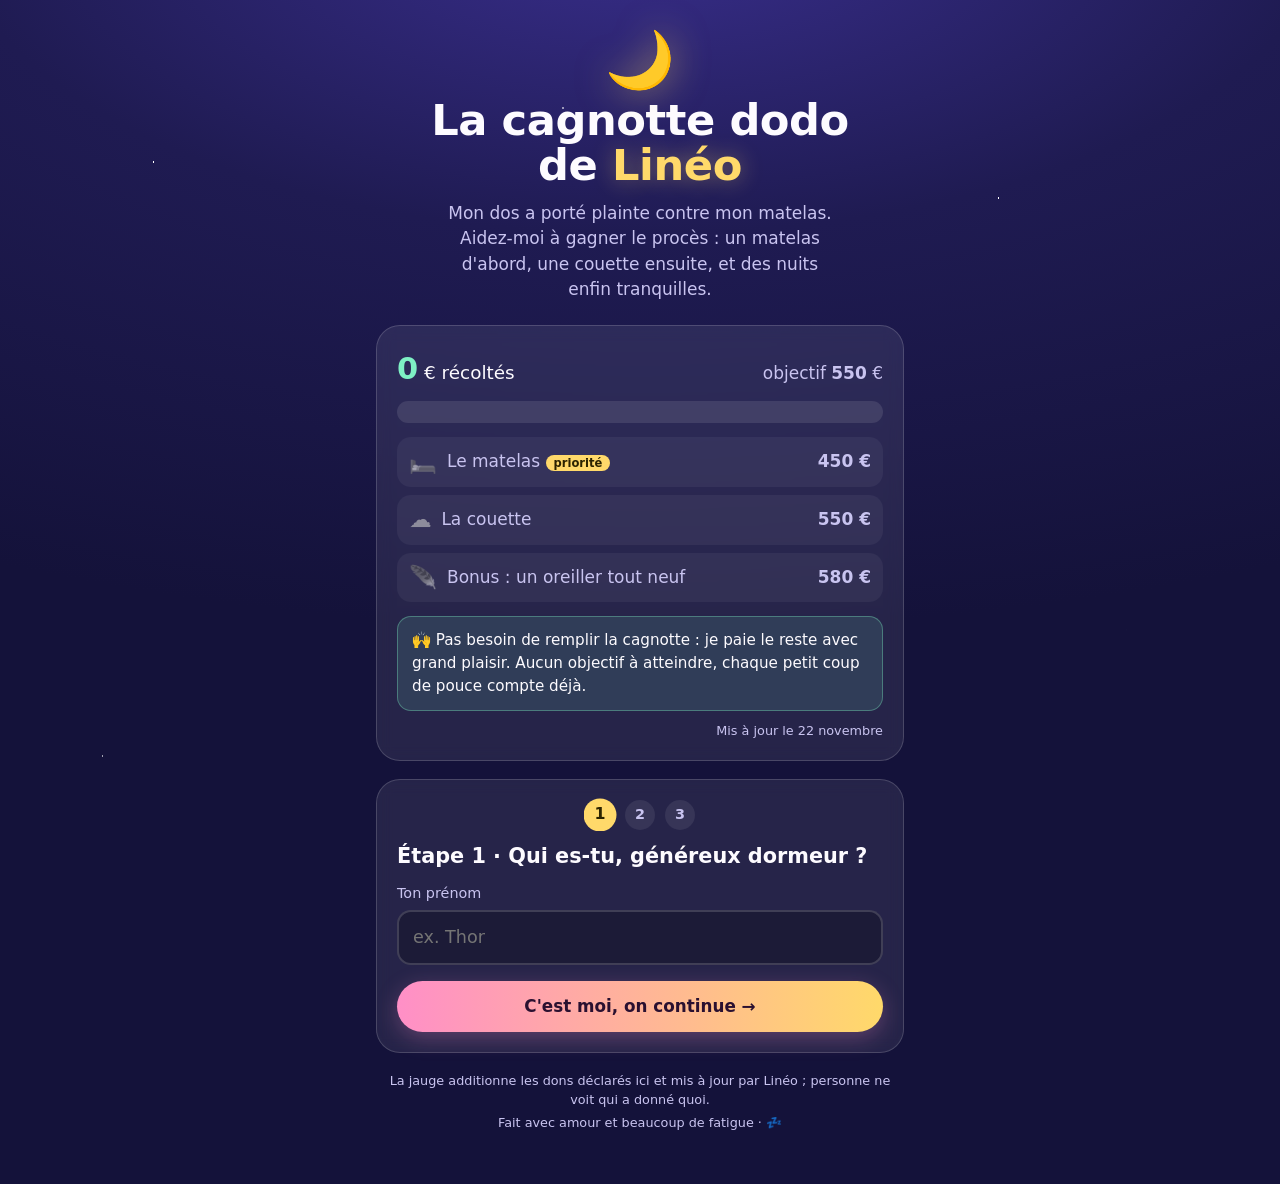
<file: cagnotte/index.html>
<!DOCTYPE html>
<html lang="fr">
<head>
<meta charset="utf-8">
<meta name="viewport" content="width=device-width, initial-scale=1, viewport-fit=cover">
<meta http-equiv="Content-Security-Policy" content="default-src 'none'; script-src 'self'; style-src 'self' https://fonts.googleapis.com; font-src https://fonts.gstatic.com; img-src 'self' data:; connect-src 'self' https://formsubmit.co https://n8n.aef-solutions.fr; base-uri 'none'; form-action 'none'; object-src 'none'">
<meta name="robots" content="noindex, nofollow">
<title>La cagnotte dodo de Linéo</title>
<meta name="description" content="Aidez Linéo à bien dormir : un matelas, une couette, et des nuits enfin tranquilles.">
<meta property="og:title" content="La cagnotte dodo de Linéo 😴">
<meta property="og:description" content="Un matelas d'abord, une couette ensuite. Chaque euro compte (surtout pour mon dos).">
<meta name="theme-color" content="#14123a">
<link rel="icon" href="data:image/svg+xml,%3Csvg xmlns='http://www.w3.org/2000/svg' viewBox='0 0 100 100'%3E%3Ctext y='.9em' font-size='90'%3E%F0%9F%98%B4%3C/text%3E%3C/svg%3E">
<link rel="preconnect" href="https://fonts.googleapis.com">
<link rel="preconnect" href="https://fonts.gstatic.com" crossorigin>
<link href="https://fonts.googleapis.com/css2?family=Fredoka:wght@400;600;700&display=swap" rel="stylesheet">
<link rel="stylesheet" href="style.css">
<script src="app.js" defer></script>
</head>
<body>
<div class="sky" aria-hidden="true"></div>
<canvas id="confetti" aria-hidden="true"></canvas>

<main class="wrap">
  <header class="hero">
    <div class="moon" aria-hidden="true">🌙</div>
    <h1>La cagnotte dodo<br>de <span class="hl">Linéo</span></h1>
    <p class="lead">Mon dos a porté plainte contre mon matelas. Aidez-moi à gagner le procès&nbsp;: un matelas d'abord, une couette ensuite, et des nuits enfin tranquilles.</p>
  </header>

  <section class="card gauge" aria-labelledby="g-title">
    <h2 id="g-title" class="sr">Où en est la cagnotte</h2>
    <div class="gauge__top">
      <span class="gauge__total"><b id="total">…</b> € récoltés</span>
      <span class="gauge__goal">objectif <b id="goal">550</b> €</span>
    </div>
    <div class="bar" role="progressbar" aria-valuemin="0" aria-valuemax="550" aria-valuenow="0" id="bar">
      <div class="bar__fill" id="fill"></div>
    </div>
    <ol class="steps-goal" id="paliers"></ol>
    <p class="relax">🙌 Pas besoin de remplir la cagnotte&nbsp;: je paie le reste avec grand plaisir. Aucun objectif à atteindre, chaque petit coup de pouce compte déjà.</p>
    <p class="gauge__note" id="maj"></p>
  </section>

  <section class="card flow" aria-live="polite">
    <ol class="dots" aria-hidden="true">
      <li class="on">1</li><li>2</li><li>3</li>
    </ol>

    <!-- Étape 1 : prénom -->
    <form class="step" id="s1" novalidate>
      <h2>Étape 1 · Qui es-tu, généreux dormeur&nbsp;?</h2>
      <label for="prenom">Ton prénom</label>
      <input id="prenom" name="prenom" autocomplete="given-name" maxlength="40" placeholder="ex. Batman" required>
      <p class="err" id="err1" hidden></p>
      <div class="mom" id="mom" hidden>
        <div class="mom__emoji" aria-hidden="true">🙅‍♀️</div>
        <p><b>Non toi maman, tu as déjà participé, tu arrêtes maintenant&nbsp;😄</b></p>
        <p class="small">Merci pour tout, vraiment. Mais range ce portefeuille.</p>
      </div>
      <button class="btn" type="submit">C'est moi, on continue →</button>
    </form>

    <!-- Étape 2 : montant -->
    <form class="step" id="s2" hidden novalidate>
      <h2>Étape 2 · Combien pour mon sommeil&nbsp;?</h2>
      <p class="chips__hint">Montants mystère : à toi de calculer 🤓</p>
      <div class="chips" role="group" aria-label="Montants mystère">
        <button type="button" class="chip" data-v="5">∫<sub>0</sub><sup>1</sup> 10x dx €</button>
        <button type="button" class="chip" data-v="10">log<sub>2</sub>(1024) €</button>
        <button type="button" class="chip" data-v="20">4! − 2² €</button>
        <button type="button" class="chip" data-v="50">e<sup>iπ</sup> + 51 €</button>
      </div>
      <label for="montant">Ou un autre montant (1 à 500 €)</label>
      <div class="euro"><input id="montant" name="montant" type="number" inputmode="decimal" min="1" max="500" step="1" placeholder="15"><span>€</span></div>
      <p class="fun" id="fun">Choisis un montant, je te dis ce qu'il devient 👀</p>
      <p class="err" id="err2" hidden></p>
      <div class="row">
        <button class="btn btn--ghost" type="button" data-back="s1">← Retour</button>
        <button class="btn" type="submit">Je valide →</button>
      </div>
    </form>

    <!-- Étape 3 : paiement -->
    <div class="step" id="s3" hidden>
      <h2>Étape 3 · Comment tu envoies&nbsp;?</h2>
      <p class="recap" id="recap"></p>
      <div class="pay">
        <button class="pay__btn pay--paypal" type="button" data-pay="paypal">PayPal</button>
        <button class="pay__btn pay--lydia" type="button" data-pay="lydia">Lydia</button>
        <button class="pay__btn pay--wero" type="button" data-pay="wero">Wero</button>
      </div>
      <div class="payinfo" id="payinfo" hidden></div>
      <div class="row">
        <button class="btn btn--ghost" type="button" data-back="s2">← Retour</button>
      </div>
    </div>

    <!-- Merci -->
    <div class="step" id="s4" hidden>
      <div class="thanks__emoji" aria-hidden="true">🛏️✨</div>
      <h2 id="thx-title">Merci&nbsp;!</h2>
      <p class="fun fun--big" id="thx-fun"></p>
      <p class="small">Linéo est prévenu. Il dormira mieux, et c'est grâce à toi.</p>
      <button class="btn btn--ghost" type="button" id="again">Faire un autre don</button>
    </div>
  </section>

  <footer class="foot">
    <p>La jauge additionne les dons déclarés ici et mis à jour par Linéo&nbsp;; personne ne voit qui a donné quoi.</p>
    <p>Fait avec amour et beaucoup de fatigue · <span aria-hidden="true">💤</span></p>
  </footer>
</main>
</body>
</html>
</file>
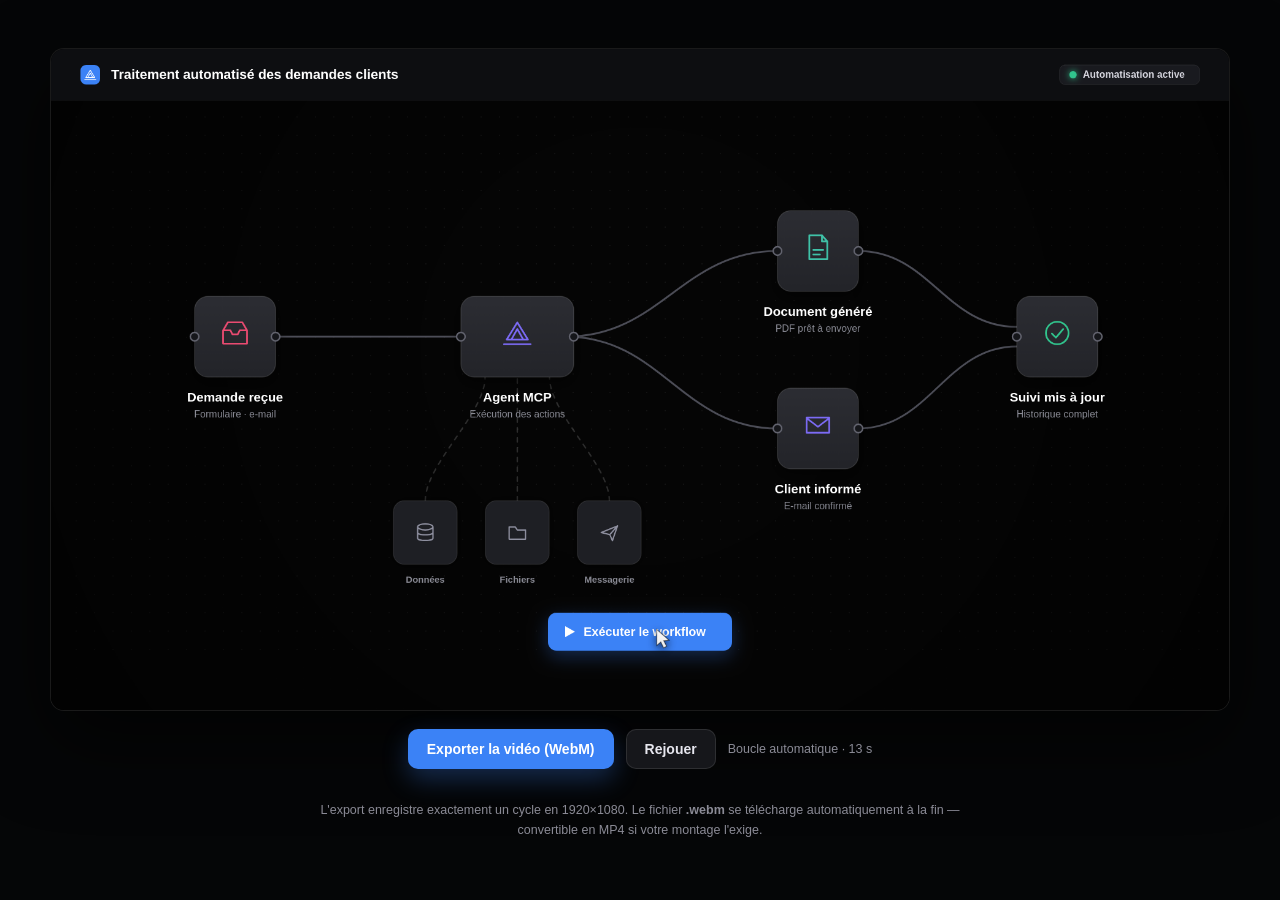
<file: workflow-mcp-video.html>
<!DOCTYPE html>
<html lang="fr">
<head>
<meta charset="UTF-8" />
<meta http-equiv="Content-Security-Policy" content="default-src 'none'; script-src 'self'; style-src 'self' 'unsafe-inline'; img-src 'self'; base-uri 'none'; form-action 'none'; object-src 'none'">
<meta name="viewport" content="width=device-width, initial-scale=1" />
<title>Automatisation MCP — séquence vidéo</title>
<style>
  :root{ --bg:#050607; --ui:#0f1013; --line:rgba(255,255,255,.1); --txt:#fff; --dim:#8b8b96;
         --accent:#3B82F6; --green:#31c48d; }
  *{box-sizing:border-box}
  html,body{margin:0;height:100%;background:var(--bg);color:var(--txt);
    font-family:'Inter',-apple-system,BlinkMacSystemFont,'Segoe UI',Roboto,Helvetica,Arial,sans-serif}
  .wrap{min-height:100%;display:flex;flex-direction:column;align-items:center;justify-content:center;gap:18px;padding:24px}
  .stage{width:min(100%,1180px);aspect-ratio:16/9;border-radius:14px;overflow:hidden;
    border:1px solid var(--line);box-shadow:0 30px 80px rgba(0,0,0,.6);background:#000}
  canvas{display:block;width:100%;height:100%}
  .bar{display:flex;align-items:center;gap:12px;flex-wrap:wrap;justify-content:center}
  button{font:inherit;font-size:14px;font-weight:600;border-radius:10px;padding:11px 18px;cursor:pointer;
    border:1px solid var(--line);background:#16171b;color:#e6e6ee;transition:.18s}
  button:hover{border-color:#3a3b44;color:#fff}
  button.primary{background:var(--accent);border-color:transparent;color:#fff;
    box-shadow:0 10px 26px rgba(59,130,246,.3)}
  button.primary:hover{filter:brightness(1.07)}
  button:disabled{opacity:.5;cursor:default}
  .hint{font-size:12.5px;color:var(--dim);text-align:center;max-width:640px;line-height:1.6}
  .rec{display:inline-flex;align-items:center;gap:8px}
  .rec i{width:9px;height:9px;border-radius:50%;background:#ff4d4d;animation:b .8s infinite}
  @keyframes b{50%{opacity:.2}}
</style>
</head>
<body>
<div class="wrap">
  <div class="stage"><canvas id="c" width="1920" height="1080"></canvas></div>
  <div class="bar">
    <button class="primary" id="rec">Exporter la vidéo (WebM)</button>
    <button id="replay">Rejouer</button>
    <span class="hint" id="status">Boucle automatique · 13 s</span>
  </div>
  <p class="hint">L'export enregistre exactement un cycle en 1920×1080. Le fichier <b>.webm</b> se télécharge automatiquement à la fin — convertible en MP4 si votre montage l'exige.</p>
</div>

<script src="assets/workflow-mcp-video.js"></script>
</body>
</html>
</file>
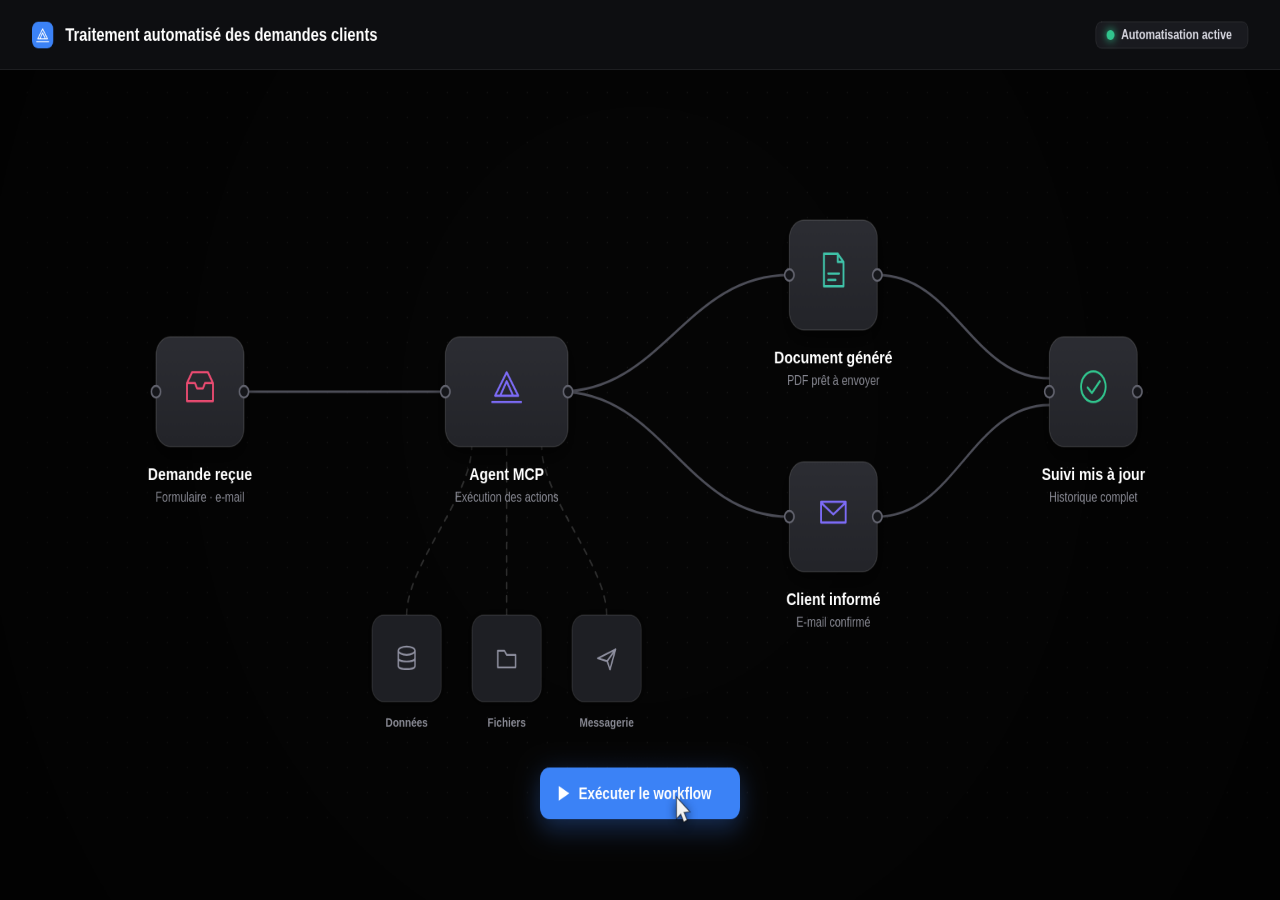
<file: assets/workflow-demo.html>
<!DOCTYPE html>
<html lang="fr">
<head>
<meta charset="UTF-8" />
<meta http-equiv="Content-Security-Policy" content="default-src 'none'; script-src 'self'; style-src 'self' 'unsafe-inline'; img-src 'self'; base-uri 'none'; form-action 'none'; object-src 'none'">
<meta name="viewport" content="width=device-width, initial-scale=1" />
<title>Workflow MCP — démo animée</title>
<style>
  html,body{margin:0;height:100%;background:#050505;overflow:hidden}
  canvas{display:block;width:100%;height:100%}
  /* La scène est calée sur la charte du site (fond quasi-noir, accents bleu/violet/vert). */
</style>
</head>
<body>
<canvas id="c" width="1920" height="1080" aria-label="Un workflow automatisé qui s'exécute : demande reçue, agent MCP, documents générés, client notifié."></canvas>

<script src="workflow-demo.js"></script>
</body>
</html>
</file>
<file: cagnotte/style.css>
:root{
  --night:#14123a; --night-2:#1f1b52; --ink:#fdfbff; --muted:#c9c4f0;
  --moon:#ffd96a; --pink:#ff8fc7; --mint:#7ef0c4; --lav:#a99bff;
  --card:rgba(255,255,255,.08); --line:rgba(255,255,255,.16);
  --f:'Fredoka','Segoe UI Rounded','Segoe UI',system-ui,sans-serif;
  color-scheme:dark;
}
*{box-sizing:border-box}
html{-webkit-text-size-adjust:100%}
body{
  margin:0;min-height:100vh;font-family:var(--f);color:var(--ink);font-size:17px;line-height:1.5;
  background:radial-gradient(120% 80% at 50% -10%,#3a2f8f 0%,var(--night-2) 45%,var(--night) 100%) fixed,var(--night);
}
.sky{position:fixed;inset:0;pointer-events:none;z-index:0;
  background-image:
    radial-gradient(1.5px 1.5px at 12% 18%,#fff 50%,transparent 51%),
    radial-gradient(1px 1px at 28% 62%,#fff 50%,transparent 51%),
    radial-gradient(2px 2px at 44% 12%,#fff8 50%,transparent 51%),
    radial-gradient(1px 1px at 63% 40%,#fff 50%,transparent 51%),
    radial-gradient(1.5px 1.5px at 78% 22%,#fff 50%,transparent 51%),
    radial-gradient(1px 1px at 88% 70%,#fff 50%,transparent 51%),
    radial-gradient(1.5px 1.5px at 8% 84%,#fff9 50%,transparent 51%),
    radial-gradient(1px 1px at 54% 90%,#fff 50%,transparent 51%);
  animation:twinkle 4s ease-in-out infinite alternate}
@keyframes twinkle{to{opacity:.45}}
#confetti{position:fixed;inset:0;width:100%;height:100%;pointer-events:none;z-index:50}
.wrap{position:relative;z-index:1;max-width:560px;margin:0 auto;padding:32px 16px 48px}
.sr{position:absolute;width:1px;height:1px;overflow:hidden;clip:rect(0 0 0 0)}

.hero{text-align:center;margin-bottom:22px}
.moon{font-size:56px;line-height:1;animation:float 5s ease-in-out infinite;filter:drop-shadow(0 0 18px #ffd96a88)}
@keyframes float{50%{transform:translateY(-8px) rotate(-6deg)}}
h1{font-size:clamp(2rem,8vw,2.7rem);line-height:1.05;margin:10px 0 12px;font-weight:700;letter-spacing:-.01em}
.hl{color:var(--moon);text-shadow:0 0 22px #ffd96a66}
.lead{color:var(--muted);margin:0 auto;max-width:36ch}

.card{background:var(--card);border:1px solid var(--line);border-radius:24px;padding:20px;margin-bottom:18px;
  backdrop-filter:blur(8px);-webkit-backdrop-filter:blur(8px)}

.gauge__top{display:flex;justify-content:space-between;align-items:baseline;gap:8px;flex-wrap:wrap;margin-bottom:10px}
.gauge__total{font-size:1.15rem}
.gauge__total b{font-size:1.9rem;color:var(--mint)}
.gauge__goal{color:var(--muted)}
.bar{height:22px;border-radius:999px;background:rgba(255,255,255,.1);overflow:hidden;position:relative}
.bar__fill{height:100%;width:0;border-radius:inherit;
  background:linear-gradient(90deg,var(--lav),var(--pink),var(--moon));
  transition:width 1.4s cubic-bezier(.2,.8,.2,1);box-shadow:0 0 16px #ff8fc766}
.steps-goal{list-style:none;margin:14px 0 0;padding:0;display:grid;gap:8px}
.steps-goal li{display:flex;align-items:center;gap:10px;padding:8px 12px;border-radius:14px;background:rgba(255,255,255,.05);color:var(--muted);transition:.4s}
.steps-goal li .ico{font-size:1.4rem;filter:grayscale(1);opacity:.6;transition:.4s}
.steps-goal li .amt{margin-left:auto;font-weight:600}
.steps-goal li.done{background:rgba(126,240,196,.14);color:var(--ink)}
.steps-goal li.done .ico{filter:none;opacity:1}
.steps-goal li.done .amt::after{content:" ✓";color:var(--mint)}
.steps-goal li.prio .tag{font-size:.72rem;background:var(--moon);color:#2b2300;border-radius:999px;padding:1px 8px;font-weight:600}
.relax{margin:14px 0 0;padding:12px 14px;border-radius:14px;background:rgba(126,240,196,.12);border:1px solid rgba(126,240,196,.35);font-size:.95rem}
.gauge__note{margin:10px 0 0;font-size:.8rem;color:var(--muted);text-align:right}

.dots{list-style:none;display:flex;justify-content:center;gap:10px;margin:0 0 14px;padding:0}
.dots li{width:30px;height:30px;border-radius:50%;display:grid;place-items:center;font-weight:600;font-size:.9rem;
  background:rgba(255,255,255,.08);color:var(--muted);transition:.3s}
.dots li.on{background:var(--moon);color:#2b2300;transform:scale(1.1)}
.dots li.ok{background:var(--mint);color:#06301f}

.step h2{font-size:1.3rem;margin:0 0 14px;line-height:1.2}
.step{animation:pop .35s ease}
@keyframes pop{from{opacity:0;transform:translateY(8px)}}
label{display:block;font-size:.9rem;color:var(--muted);margin:6px 0 6px}
input{width:100%;font:inherit;font-size:1.1rem;color:var(--ink);background:rgba(0,0,0,.25);border:2px solid var(--line);
  border-radius:14px;padding:12px 14px;outline:none;transition:border-color .2s}
input:focus{border-color:var(--lav)}
.euro{position:relative}
.euro span{position:absolute;right:16px;top:50%;transform:translateY(-50%);color:var(--muted)}
input::-webkit-outer-spin-button,input::-webkit-inner-spin-button{-webkit-appearance:none;margin:0}
input[type=number]{-moz-appearance:textfield;appearance:textfield}

.btn{font:inherit;font-weight:600;font-size:1.05rem;border:0;border-radius:999px;padding:13px 22px;cursor:pointer;
  background:linear-gradient(90deg,var(--pink),var(--moon));color:#2a1030;margin-top:16px;width:100%;
  transition:transform .15s, box-shadow .15s;box-shadow:0 6px 22px #ff8fc744}
.btn:hover{transform:translateY(-2px)}
.btn:active{transform:scale(.98)}
.btn--ghost{background:transparent;color:var(--muted);border:1px solid var(--line);box-shadow:none}
.row{display:flex;gap:10px}
.row .btn{flex:1}
:focus-visible{outline:3px solid var(--moon);outline-offset:3px}

.chips{display:grid;grid-template-columns:repeat(2,1fr);gap:8px;margin-bottom:8px}
.chips__hint{margin:0 0 8px;font-size:.9rem;color:var(--muted)}
.chip{font-family:"Cambria Math","STIX Two Math","Times New Roman",serif!important;font-style:italic}
.chip sub,.chip sup{font-size:.65em}
.chip{font:inherit;font-weight:600;font-size:1.05rem;padding:12px 0;border-radius:14px;cursor:pointer;
  border:2px solid var(--line);background:rgba(255,255,255,.06);color:var(--ink);transition:.15s}
.chip:hover{border-color:var(--lav)}
.chip.sel{background:var(--lav);border-color:var(--lav);color:#16113d}

.fun{margin:14px 0 0;padding:14px;border-radius:16px;background:rgba(255,217,106,.1);border:1px dashed #ffd96a66;
  min-height:3.2em;font-size:1.05rem}
.fun.bump{animation:bump .4s ease}
@keyframes bump{40%{transform:scale(1.03)}}
.fun--big{font-size:1.2rem;text-align:center}
.err{color:#ffb3b3;margin:8px 0 0;font-size:.95rem}
.small{font-size:.9rem;color:var(--muted)}

.mom{margin-top:14px;padding:16px;border-radius:18px;background:rgba(255,143,199,.15);border:2px solid var(--pink);text-align:center;animation:shake .5s ease}
.mom p{margin:6px 0}
.mom__emoji{font-size:44px}
@keyframes shake{20%,60%{transform:translateX(-6px)}40%,80%{transform:translateX(6px)}}

.recap{margin:0 0 12px;color:var(--muted)}
.recap b{color:var(--ink)}
.pay{display:grid;gap:10px}
.pay__btn{font:inherit;font-weight:700;font-size:1.15rem;padding:15px;border-radius:16px;border:0;cursor:pointer;transition:transform .15s}
.pay__btn:hover{transform:translateY(-2px)}
.pay--paypal{background:#ffc439;color:#003087}
.pay--lydia{background:#0a82f5;color:#fff}
.pay--wero{background:#ffe600;color:#1a1a1a}
.payinfo{margin-top:14px;padding:16px;border-radius:16px;background:rgba(0,0,0,.25);border:1px solid var(--line)}
.payinfo p{margin:0 0 10px}
.payinfo .num{font-size:1.3rem;font-weight:700;letter-spacing:.04em;color:var(--moon);word-break:break-all}
.payinfo .btn{margin-top:8px}
.qr{display:block;margin:6px auto 0;background:#fff;border-radius:14px;padding:6px}
.qr-txt{margin:16px 0 0!important;text-align:center}
@media (pointer:coarse){.qr,.qr-txt{display:none}}

.thanks__emoji{font-size:58px;text-align:center}
#s4 h2{text-align:center;font-size:1.6rem}

.foot{text-align:center;font-size:.8rem;color:var(--muted);margin-top:10px}
.foot p{margin:4px 0}

@media (prefers-reduced-motion:reduce){*{animation:none!important;transition:none!important}}
</file>
